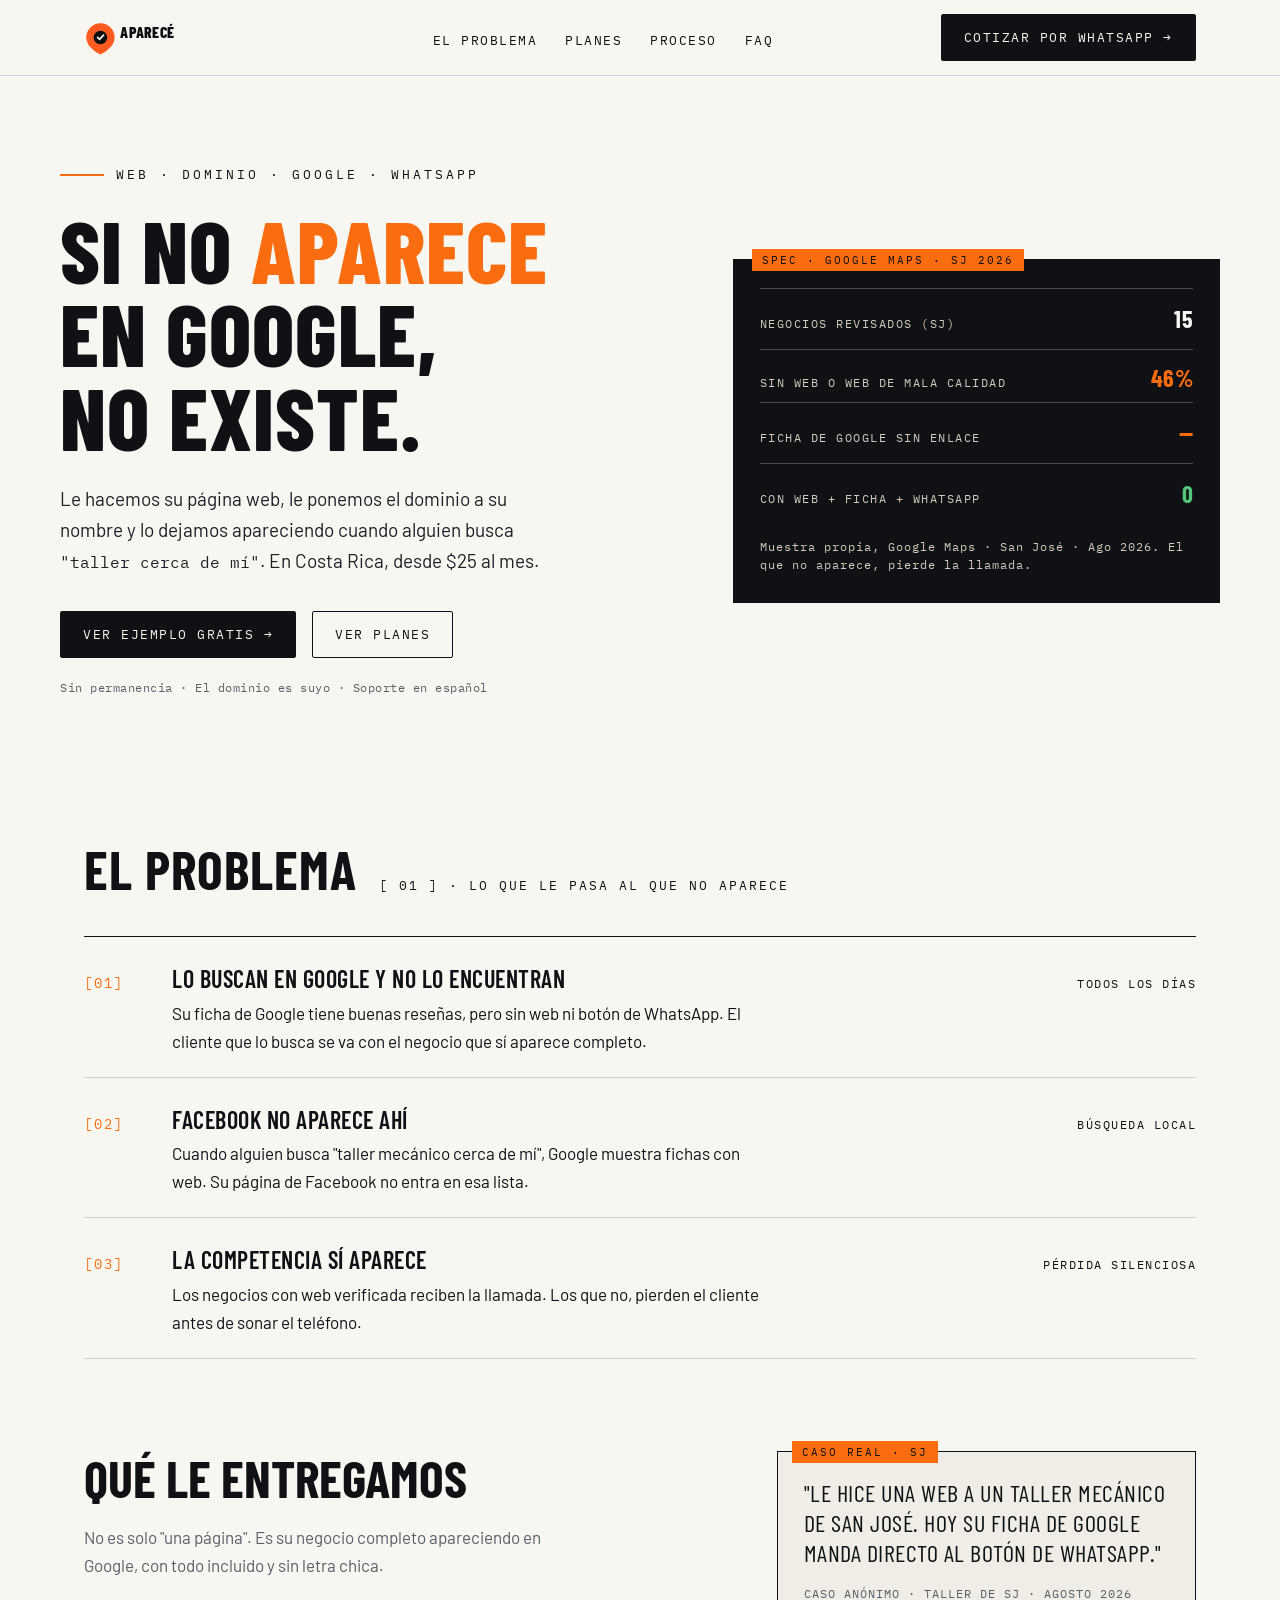
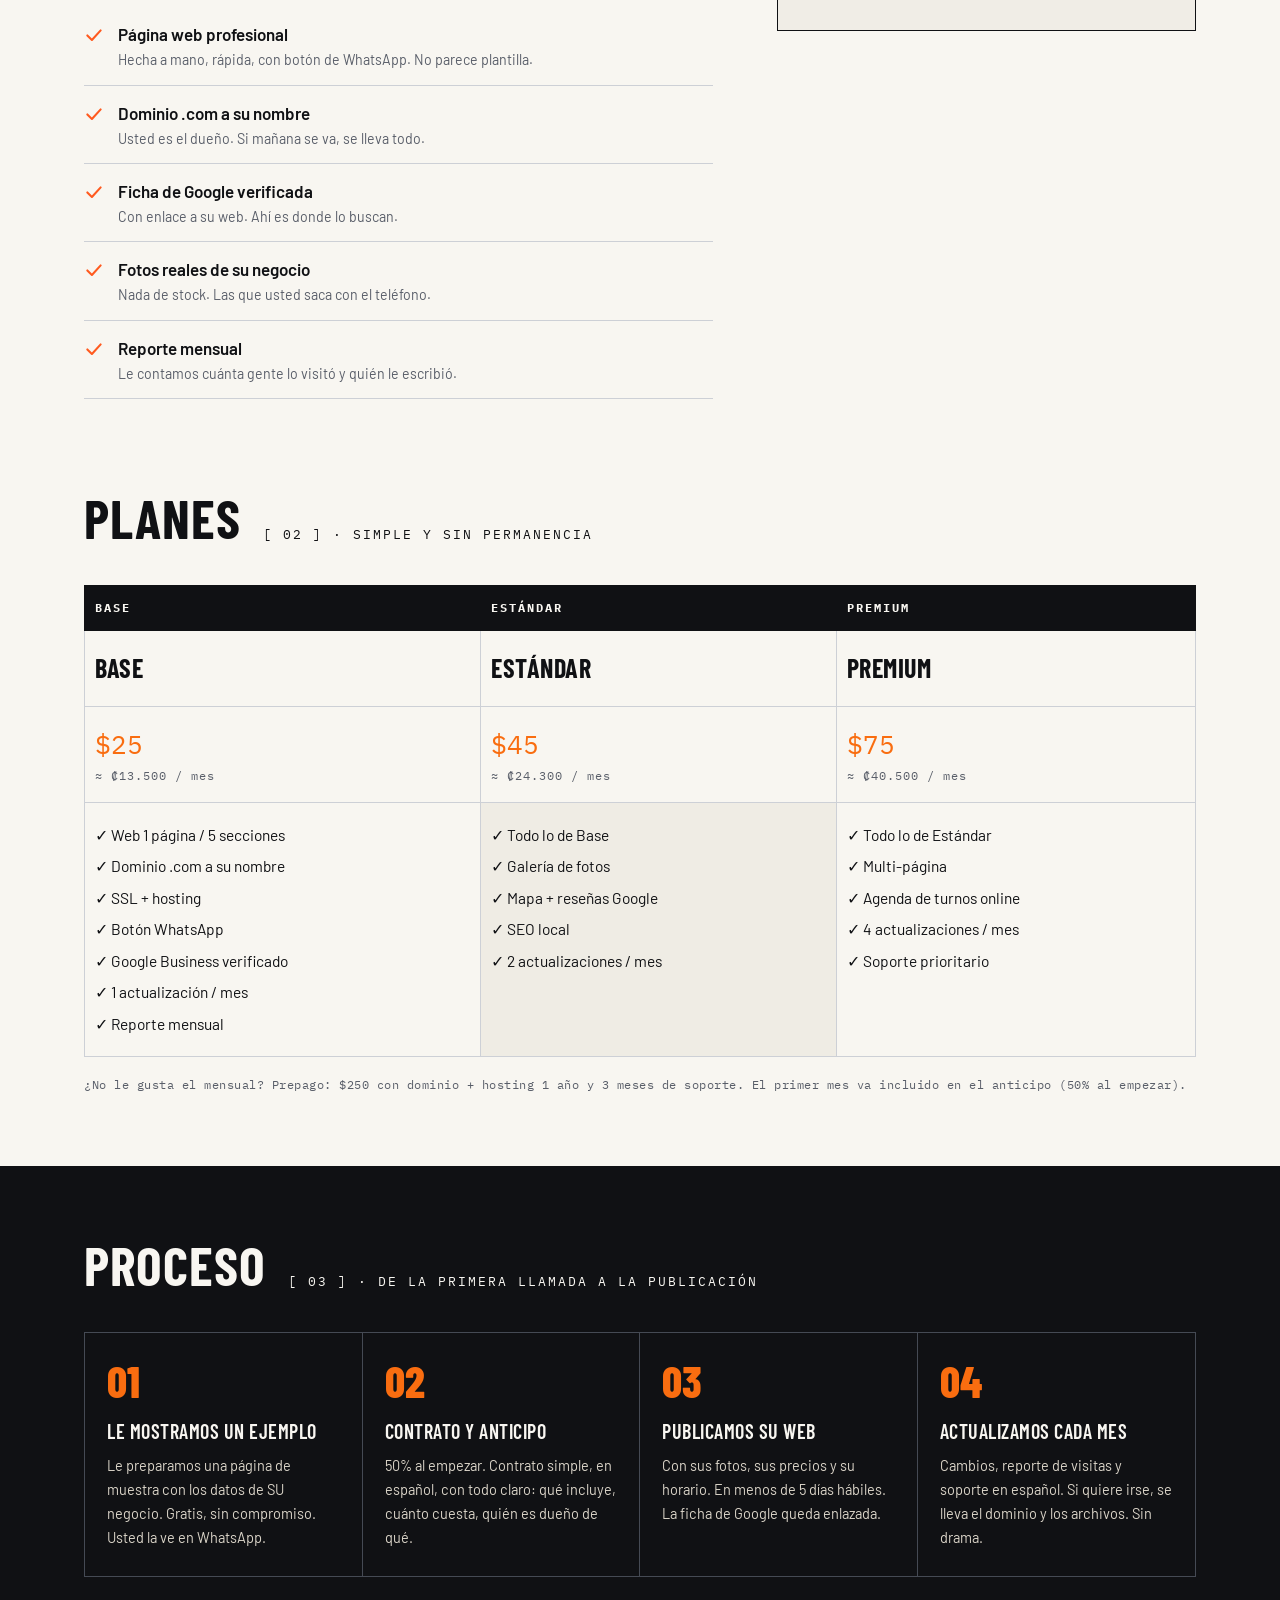
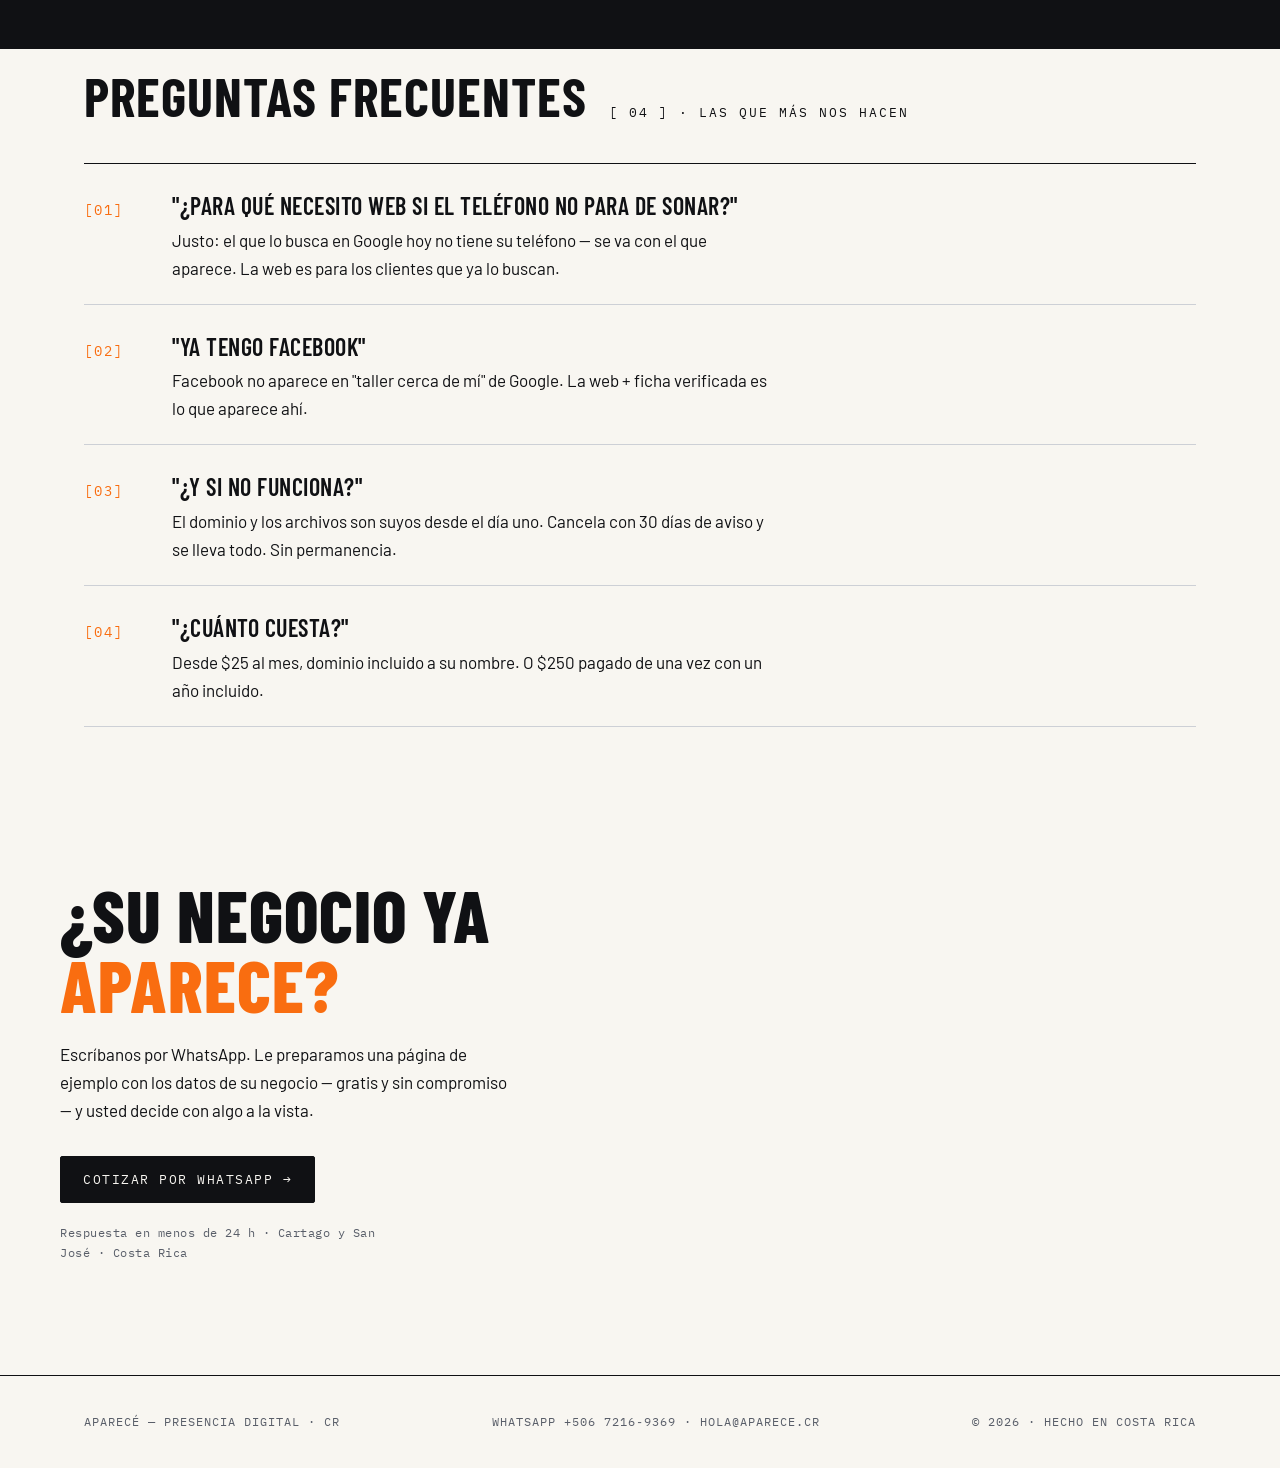
<file: index.html>
<!DOCTYPE html>
<html lang="es">
<head>
<meta charset="UTF-8">
<meta name="viewport" content="width=device-width, initial-scale=1.0">
<title>APARECÉ — Presencia digital para negocios de Costa Rica</title>
<meta name="description" content="Web, dominio y Google Business para PYMEs de Costa Rica. Si no aparece en Google, no existe. Desde $25/mes.">
<meta name="theme-color" content="#F6F1E7">
<link rel="icon" href="data:image/svg+xml,%3Csvg xmlns='http://www.w3.org/2000/svg' viewBox='0 0 64 64'%3E%3Cpath d='M32 2 C14.3 2 0 16.3 0 32 C0 56 32 62 32 62 C32 62 64 56 64 32 C64 16.3 49.7 2 32 2 Z' fill='%23FF5A1F'/%3E%3Ccircle cx='32' cy='32' r='16' fill='%230B0F14'/%3E%3Cpath d='M25 32 L30 37 L39 27' stroke='%23F6F1E7' stroke-width='4' fill='none' stroke-linecap='round' stroke-linejoin='round'/%3E%3C/svg%3E">
<link rel="preconnect" href="https://fonts.googleapis.com">
<link rel="preconnect" href="https://fonts.gstatic.com" crossorigin>
<link href="https://fonts.googleapis.com/css2?family=Barlow+Condensed:wght@600;700;800&family=Barlow:wght@400;500;600&family=IBM+Plex+Mono:wght@400;500&display=swap" rel="stylesheet">
<style>
  :root {
    --carbono:  hsl(220 12% 7%);
    --carbono-2: hsl(220 10% 13%);
    --papel:    hsl(40 33% 96%);
    --papel-2:  hsl(40 26% 90%);
    --naranja:  hsl(24 95% 52%);
    --naranja-osc: hsl(24 90% 42%);
    --gris:     hsl(220 8% 38%);
    --gris-claro: hsl(220 8% 60%);
    --hairline: hsl(220 10% 82%);
    --disp: 'Barlow Condensed', 'Arial Narrow', sans-serif;
    --body: 'Barlow', 'Helvetica Neue', sans-serif;
    --mono: 'IBM Plex Mono', 'Courier New', monospace;
    --r-btn: 2px;
    --ease: cubic-bezier(0.22, 1, 0.36, 1);
  }
  * { margin:0; padding:0; box-sizing:border-box; }
  html { scroll-behavior:smooth; }
  body {
    font-family: var(--body);
    background: var(--papel);
    color: var(--carbono);
    font-size: 17px;
    line-height: 1.65;
    -webkit-font-smoothing: antialiased;
  }
  ::selection { background: var(--naranja); color: var(--papel); }
  :focus-visible { outline: 3px solid var(--naranja); outline-offset: 2px; }
  img { max-width:100%; display:block; }
  a { color: inherit; }

  /* ---------- utilidades ---------- */
  .wrap { max-width: 1160px; margin-inline: auto; padding-inline: 24px; }
  .mono { font-family: var(--mono); }
  .idx { font-family: var(--mono); font-size: 13px; letter-spacing: 2px; color: var(--naranja); }
  .lbl { font-family: var(--mono); font-size: 12px; letter-spacing: 3px; text-transform: uppercase; color: var(--gris); }
  .kicker-txt { font-family: var(--mono); font-size: 13px; letter-spacing: 3px; }
  .lead .mono-inline { font-size: .85em; }
  .panel-note { font-family: var(--mono); font-size: 11.5px; letter-spacing: 1px; color: hsl(40 20% 78%); margin-top: 14px; line-height: 1.6; }
  .sec.tight { padding-top: 20px; }
  .btn-big { font-size: 15px; padding: 16px 30px; }

  /* ---------- header ---------- */
  header {
    position: sticky; top: 0; z-index: 50;
    background: color-mix(in srgb, var(--papel) 88%, transparent);
    backdrop-filter: blur(8px);
    border-bottom: 1px solid var(--hairline);
  }
  .nav { display:flex; align-items:center; justify-content:space-between; gap:24px; padding-block:14px; }
  .brand { display:flex; align-items:center; gap:10px; text-decoration:none; }
  .brand svg { height:34px; }
  .nav-links { display:flex; align-items:center; gap:28px; list-style:none; }
  .nav-links a { font-family: var(--mono); font-size: 12.5px; letter-spacing: 1.5px; text-transform: uppercase; text-decoration:none; color: var(--carbono); position:relative; }
  .nav-links a::after { content:''; position:absolute; left:0; bottom:-4px; height:2px; width:0; background:var(--naranja); transition: width .2s var(--ease); }
  .nav-links a:hover::after { width:100%; }
  .btn {
    display:inline-flex; align-items:center; gap:8px;
    font-family: var(--mono); font-size: 13px; letter-spacing: 1.5px; text-transform: uppercase;
    text-decoration:none; padding: 12px 22px; border-radius: var(--r-btn);
    border: 1.5px solid var(--carbono); background: var(--carbono); color: var(--papel);
    transition: background .18s var(--ease), color .18s var(--ease), transform .18s var(--ease);
  }
  .btn:hover { background: var(--naranja); border-color: var(--naranja); transform: translateY(-2px); }
  .btn.ghost { background: transparent; color: var(--carbono); }
  .btn.ghost:hover { background: var(--carbono); color: var(--papel); border-color: var(--carbono); }

  /* ---------- hero ---------- */
  .hero { padding: 88px 0 72px; }
  .hero-grid { display:grid; grid-template-columns: 5fr 4fr; gap: 64px; align-items:center; }
  .kicker { display:flex; align-items:center; gap:12px; margin-bottom:22px; }
  .kicker-line { width:44px; height:2px; background: var(--naranja); }
  .hero h1 {
    font-family: var(--disp); font-weight: 800; text-transform: uppercase;
    font-size: clamp(52px, 7vw, 88px); line-height: 0.95; letter-spacing: 1px;
    text-wrap: balance; margin-bottom: 24px;
  }
  .hero h1 em { font-style: normal; color: var(--naranja); }
  .hero p.lead { font-size: 19px; max-width: 46ch; color: var(--carbono-2); margin-bottom: 34px; }
  .hero-ctas { display:flex; gap:16px; flex-wrap:wrap; }
  .hero-note { margin-top: 20px; font-family: var(--mono); font-size: 12px; color: var(--gris); letter-spacing: .5px; }

  /* panel de datos — "manual técnico" */
  .panel {
    border: 1.5px solid var(--carbono); background: var(--carbono); color: var(--papel);
    padding: 28px 26px; position: relative;
  }
  .panel::before {
    content: 'SPEC · GOOGLE MAPS · SJ 2026'; position:absolute; top:-11px; left:18px;
    font-family: var(--mono); font-size: 11px; letter-spacing: 2px; color: var(--carbono);
    background: var(--naranja); padding: 2px 10px;
  }
  .panel .big {
    font-family: var(--disp); font-weight: 800; font-size: 72px; line-height: 1;
    color: var(--naranja); letter-spacing: 1px;
  }
  .panel .big small { font-size: 30px; color: var(--papel); }
  .panel-row { display:flex; justify-content:space-between; align-items:baseline; padding: 10px 0; border-top: 1px solid hsl(220 10% 30%); }
  .panel-row span:first-child { font-family: var(--mono); font-size: 12px; letter-spacing: 1.5px; text-transform: uppercase; color: hsl(40 20% 78%); }
  .panel-row span:last-child { font-family: var(--disp); font-weight: 700; font-size: 24px; letter-spacing: .5px; }
  .panel-row .ok { color: hsl(140 50% 55%); }
  .panel-row .bad { color: var(--naranja); }

  /* ---------- sección problema: filas numeradas ---------- */
  .sec { padding: 72px 0; }
  .sec.dark { background: var(--carbono); color: var(--papel); }
  .sec-head { display:flex; align-items:baseline; gap: 22px; margin-bottom: 40px; }
  .sec-head h2 { font-family: var(--disp); font-weight: 700; text-transform: uppercase; font-size: clamp(34px, 4.5vw, 54px); line-height: 1; letter-spacing: 1px; }
  .sec-head .mono { font-size: 12.5px; letter-spacing: 2px; }
  .row-list { border-top: 1.5px solid currentColor; }
  .row {
    display: grid; grid-template-columns: 64px 1fr auto; gap: 24px; align-items: baseline;
    padding: 22px 0; border-bottom: 1px solid var(--hairline);
  }
  .sec.dark .row { border-bottom-color: hsl(220 10% 28%); }
  .row .num { font-family: var(--mono); font-size: 14px; letter-spacing: 2px; color: var(--naranja); }
  .row h3 { font-family: var(--disp); font-weight: 600; font-size: 24px; text-transform: uppercase; letter-spacing: .5px; }
  .row p { max-width: 60ch; }
  .row .tag { font-family: var(--mono); font-size: 12px; letter-spacing: 1.5px; text-transform: uppercase; white-space: nowrap; }

  /* ---------- entregables: columnas asimétricas ---------- */
  .deliver { display:grid; grid-template-columns: 3fr 2fr; gap: 64px; }
  .deliver-left h2 { font-family: var(--disp); font-weight: 700; text-transform: uppercase; font-size: clamp(34px, 4.5vw, 52px); line-height: 1; margin-bottom: 20px; }
  .deliver-left > p { color: var(--gris); max-width: 50ch; margin-bottom: 28px; }
  .checklist { list-style:none; }
  .checklist li { display:flex; gap: 14px; align-items:flex-start; padding: 13px 0; border-bottom: 1px solid var(--hairline); }
  .checklist li svg { flex-shrink:0; margin-top: 5px; }
  .checklist strong { font-weight: 600; }
  .checklist small { display:block; color: var(--gris); }
  .quote-block {
    border: 1.5px solid var(--carbono); padding: 26px; position: relative; align-self:start;
    background: color-mix(in srgb, var(--papel-2) 60%, transparent);
  }
  .quote-block::before { content:'CASO REAL · SJ'; position:absolute; top:-11px; left:14px; font-family:var(--mono); font-size:11px; letter-spacing:2px; background:var(--naranja); color:var(--carbono); padding:2px 10px; }
  .quote-block blockquote { font-family: var(--disp); font-size: 24px; line-height: 1.25; text-transform: uppercase; letter-spacing: .5px; margin-bottom: 16px; }
  .quote-block .q-meta { font-family: var(--mono); font-size: 12px; color: var(--gris); letter-spacing: 1px; }

  /* ---------- precios: tabla tipo spec ---------- */
  .price-table { width:100%; border-collapse: collapse; }
  .price-table th {
    font-family: var(--mono); font-size: 12px; letter-spacing: 2px; text-transform: uppercase; text-align: left;
    padding: 12px 10px; background: var(--carbono); color: var(--papel); border: 1.5px solid var(--carbono);
  }
  .price-table td { padding: 16px 10px; border: 1px solid var(--hairline); vertical-align: top; font-size: 15.5px; }
  .price-table .plan-name { font-family: var(--disp); font-weight: 700; font-size: 26px; text-transform: uppercase; letter-spacing: .5px; }
  .price-table .plan-price { font-family: var(--mono); font-size: 26px; font-variant-numeric: tabular-nums; color: var(--naranja); }
  .price-table .plan-price small { display:block; font-size: 12px; color: var(--gris); letter-spacing: 1px; }
  .price-table td ul { list-style:none; }
  .price-table td li { padding: 3px 0; }
  .price-table .featured { background: color-mix(in srgb, var(--papel-2) 70%, transparent); }
  .price-note { margin-top: 18px; font-family: var(--mono); font-size: 12px; color: var(--gris); letter-spacing: .5px; }

  /* ---------- proceso: 4 pasos ---------- */
  .steps { display:grid; grid-template-columns: repeat(4, 1fr); gap: 0; border: 1.5px solid hsl(220 10% 30%); }
  .step { padding: 26px 22px; border-right: 1px solid hsl(220 10% 30%); }
  .step:last-child { border-right: none; }
  .step .step-num { font-family: var(--disp); font-weight: 800; font-size: 44px; color: var(--naranja); line-height: 1; margin-bottom: 12px; }
  .step h3 { font-family: var(--disp); font-weight: 600; font-size: 20px; text-transform: uppercase; letter-spacing: .5px; margin-bottom: 6px; }
  .step p { font-size: 14.5px; color: hsl(40 20% 82%); }

  /* ---------- CTA final ---------- */
  .cta-final { text-align:left; padding: 80px 0; }
  .cta-final h2 { font-family: var(--disp); font-weight: 800; text-transform: uppercase; font-size: clamp(40px, 6vw, 72px); line-height: .98; letter-spacing: 1px; max-width: 18ch; margin-bottom: 20px; }
  .cta-final h2 em { font-style: normal; color: var(--naranja); }
  .cta-final p { max-width: 46ch; margin-bottom: 32px; }

  /* ---------- footer ---------- */
  footer { border-top: 1.5px solid var(--carbono); padding: 36px 0; font-family: var(--mono); font-size: 12px; letter-spacing: 1px; text-transform: uppercase; color: var(--gris); }
  .foot { display:flex; justify-content:space-between; gap: 20px; flex-wrap:wrap; }

  /* ---------- motion variado ---------- */
  .reveal { clip-path: inset(0 0 100% 0); animation: clipReveal .8s var(--ease) forwards; }
  @keyframes clipReveal { to { clip-path: inset(0 0 0 0); } }
  .slide-in { transform: translateX(40px); opacity: 0; animation: slideX .7s var(--ease) forwards; }
  @keyframes slideX { to { transform: translateX(0); opacity: 1; } }
  .rise { transform: translateY(16px); opacity: 0; animation: rise .6s var(--ease) forwards; }
  @keyframes rise { to { transform: translateY(0); opacity: 1; } }
  .d-1 { animation-delay: .08s; } .d-2 { animation-delay: .16s; } .d-3 { animation-delay: .24s; }
  .d-4 { animation-delay: .32s; } .d-5 { animation-delay: .4s; }

  @media (prefers-reduced-motion: reduce) {
    *, *::before, *::after { animation: none !important; transition: none !important; transform:none !important; opacity:1 !important; clip-path:none !important; }
    html { scroll-behavior:auto; }
  }

  /* ---------- responsive ---------- */
  @media (max-width: 900px) {
    .hero-grid, .deliver { grid-template-columns: 1fr; gap: 40px; }
    .hero { padding: 56px 0 48px; }
    .steps { grid-template-columns: 1fr 1fr; }
    .step:nth-child(2) { border-right: none; }
    .step:nth-child(-n+2) { border-bottom: 1px solid hsl(220 10% 30%); }
    .nav-links { display: none; }
  }
  @media (max-width: 560px) {
    .steps { grid-template-columns: 1fr; }
    .step { border-right: none; border-bottom: 1px solid hsl(220 10% 30%); }
    .row { grid-template-columns: 40px 1fr; }
    .row .tag { grid-column: 2; }
    body { font-size: 16px; }
  }
</style>
</head>
<body>

<header>
  <div class="wrap nav">
    <a class="brand" href="#top" aria-label="APARECÉ — inicio">
      <svg viewBox="0 0 640 120" role="img" aria-label="APARECÉ">
        <g transform="translate(8,8)">
          <path d="M50 0 C22.4 0 0 22.4 0 50 C0 87.5 50 110 50 110 C50 110 100 87.5 100 50 C100 22.4 77.6 0 50 0 Z" fill="#FF5A1F"/>
          <circle cx="50" cy="50" r="24" fill="#0B0F14"/>
          <path d="M40 50 L47 57 L61 42" stroke="#F6F1E7" stroke-width="6" fill="none" stroke-linecap="round" stroke-linejoin="round"/>
        </g>
        <text x="128" y="60" font-family="'Barlow Condensed','Arial Narrow',sans-serif" font-weight="800" font-size="56" letter-spacing="1" fill="#0B0F14">APARECÉ<text x="128" y="84" font-family="'IBM Plex Mono',monospace" font-size="12" letter-spacing="5" fill="#FF5A1F">PRESENCIA DIGITAL · CR</text></text>
      </svg>
    </a>
    <nav aria-label="Principal">
      <ul class="nav-links">
        <li><a href="#problema">El problema</a></li>
        <li><a href="#planes">Planes</a></li>
        <li><a href="#proceso">Proceso</a></li>
        <li><a href="#faq">FAQ</a></li>
      </ul>
    </nav>
    <a class="btn" href="https://wa.me/50672169369?text=Hola%2C%20quiero%20una%20p%C3%A1gina%20web%20para%20mi%20negocio">Cotizar por WhatsApp →</a>
  </div>
</header>

<main id="top">

  <!-- HERO -->
  <section class="hero wrap">
    <div class="hero-grid">
      <div>
        <div class="kicker">
          <span class="kicker-line"></span>
          <span class="mono kicker-txt">WEB · DOMINIO · GOOGLE · WHATSAPP</span>
        </div>
        <h1 class="reveal">Si no <em>aparece</em> en Google, no existe.</h1>
        <p class="lead rise d-1">Le hacemos su página web, le ponemos el dominio a su nombre y lo dejamos apareciendo cuando alguien busca <span class="mono mono-inline">"taller cerca de mí"</span>. En Costa Rica, desde $25 al mes.</p>
        <div class="hero-ctas rise d-2">
          <a class="btn" href="https://wa.me/50672169369?text=Hola%2C%20quiero%20ver%20un%20ejemplo%20de%20web%20para%20mi%20negocio">Ver ejemplo gratis →</a>
          <a class="btn ghost" href="#planes">Ver planes</a>
        </div>
        <p class="hero-note rise d-3">Sin permanencia · El dominio es suyo · Soporte en español</p>
      </div>
      <aside class="panel slide-in d-2" aria-label="Datos del problema">
        <div class="panel-row">
          <span>Negocios revisados (SJ)</span>
          <span class="mono">15</span>
        </div>
        <div class="panel-row">
          <span>Sin web o web de mala calidad</span>
          <span class="bad big"><small>&nbsp;</small>46%</span>
        </div>
        <div class="panel-row">
          <span>Ficha de Google sin enlace</span>
          <span class="bad">—</span>
        </div>
        <div class="panel-row">
          <span>Con web + ficha + WhatsApp</span>
          <span class="ok">0</span>
        </div>
        <p class="panel-note">Muestra propia, Google Maps · San José · Ago 2026. El que no aparece, pierde la llamada.</p>
      </aside>
    </div>
  </section>

  <!-- PROBLEMA -->
  <section class="sec" id="problema">
    <div class="wrap">
      <div class="sec-head">
        <h2>El problema</h2>
        <span class="mono">[ 01 ] · LO QUE LE PASA AL QUE NO APARECE</span>
      </div>
      <div class="row-list">
        <div class="row">
          <span class="num">[01]</span>
          <div>
            <h3>Lo buscan en Google y no lo encuentran</h3>
            <p>Su ficha de Google tiene buenas reseñas, pero sin web ni botón de WhatsApp. El cliente que lo busca se va con el negocio que sí aparece completo.</p>
          </div>
          <span class="tag">TODOS LOS DÍAS</span>
        </div>
        <div class="row">
          <span class="num">[02]</span>
          <div>
            <h3>Facebook no aparece ahí</h3>
            <p>Cuando alguien busca "taller mecánico cerca de mí", Google muestra fichas con web. Su página de Facebook no entra en esa lista.</p>
          </div>
          <span class="tag">BÚSQUEDA LOCAL</span>
        </div>
        <div class="row">
          <span class="num">[03]</span>
          <div>
            <h3>La competencia sí aparece</h3>
            <p>Los negocios con web verificada reciben la llamada. Los que no, pierden el cliente antes de sonar el teléfono.</p>
          </div>
          <span class="tag">PÉRDIDA SILENCIOSA</span>
        </div>
      </div>
    </div>
  </section>

  <!-- ENTREGABLES -->
  <section class="sec tight">
    <div class="wrap deliver">
      <div class="deliver-left">
        <h2>Qué le entregamos</h2>
        <p>No es solo "una página". Es su negocio completo apareciendo en Google, con todo incluido y sin letra chica.</p>
        <ul class="checklist">
          <li>
            <svg width="20" height="20" viewBox="0 0 24 24" fill="none" stroke="#FF5A1F" stroke-width="2.5" stroke-linecap="round" stroke-linejoin="round" aria-hidden="true"><path d="M4 12.5 L9.5 18 L20 6.5"/></svg>
            <div><strong>Página web profesional</strong><small>Hecha a mano, rápida, con botón de WhatsApp. No parece plantilla.</small></div>
          </li>
          <li>
            <svg width="20" height="20" viewBox="0 0 24 24" fill="none" stroke="#FF5A1F" stroke-width="2.5" stroke-linecap="round" stroke-linejoin="round" aria-hidden="true"><path d="M4 12.5 L9.5 18 L20 6.5"/></svg>
            <div><strong>Dominio .com a su nombre</strong><small>Usted es el dueño. Si mañana se va, se lleva todo.</small></div>
          </li>
          <li>
            <svg width="20" height="20" viewBox="0 0 24 24" fill="none" stroke="#FF5A1F" stroke-width="2.5" stroke-linecap="round" stroke-linejoin="round" aria-hidden="true"><path d="M4 12.5 L9.5 18 L20 6.5"/></svg>
            <div><strong>Ficha de Google verificada</strong><small>Con enlace a su web. Ahí es donde lo buscan.</small></div>
          </li>
          <li>
            <svg width="20" height="20" viewBox="0 0 24 24" fill="none" stroke="#FF5A1F" stroke-width="2.5" stroke-linecap="round" stroke-linejoin="round" aria-hidden="true"><path d="M4 12.5 L9.5 18 L20 6.5"/></svg>
            <div><strong>Fotos reales de su negocio</strong><small>Nada de stock. Las que usted saca con el teléfono.</small></div>
          </li>
          <li>
            <svg width="20" height="20" viewBox="0 0 24 24" fill="none" stroke="#FF5A1F" stroke-width="2.5" stroke-linecap="round" stroke-linejoin="round" aria-hidden="true"><path d="M4 12.5 L9.5 18 L20 6.5"/></svg>
            <div><strong>Reporte mensual</strong><small>Le contamos cuánta gente lo visitó y quién le escribió.</small></div>
          </li>
        </ul>
      </div>
      <aside class="quote-block" aria-label="Caso real anónimo">
        <blockquote>"Le hice una web a un taller mecánico de San José. Hoy su ficha de Google manda directo al botón de WhatsApp."</blockquote>
        <div class="q-meta">CASO ANÓNIMO · TALLER DE SJ · AGOSTO 2026</div>
      </aside>
    </div>
  </section>

  <!-- PLANES -->
  <section class="sec tight" id="planes">
    <div class="wrap">
      <div class="sec-head">
        <h2>Planes</h2>
        <span class="mono">[ 02 ] · SIMPLE Y SIN PERMANENCIA</span>
      </div>
      <table class="price-table">
        <thead>
          <tr>
            <th scope="col">Base</th>
            <th scope="col">Estándar</th>
            <th scope="col">Premium</th>
          </tr>
        </thead>
        <tbody>
          <tr>
            <td class="plan-name">Base</td>
            <td class="plan-name">Estándar</td>
            <td class="plan-name">Premium</td>
          </tr>
          <tr>
            <td><span class="plan-price">$25<small>≈ ₡13.500 / mes</small></span></td>
            <td><span class="plan-price">$45<small>≈ ₡24.300 / mes</small></span></td>
            <td><span class="plan-price">$75<small>≈ ₡40.500 / mes</small></span></td>
          </tr>
          <tr>
            <td>
              <ul>
                <li>✓ Web 1 página / 5 secciones</li>
                <li>✓ Dominio .com a su nombre</li>
                <li>✓ SSL + hosting</li>
                <li>✓ Botón WhatsApp</li>
                <li>✓ Google Business verificado</li>
                <li>✓ 1 actualización / mes</li>
                <li>✓ Reporte mensual</li>
              </ul>
            </td>
            <td class="featured">
              <ul>
                <li>✓ Todo lo de Base</li>
                <li>✓ Galería de fotos</li>
                <li>✓ Mapa + reseñas Google</li>
                <li>✓ SEO local</li>
                <li>✓ 2 actualizaciones / mes</li>
              </ul>
            </td>
            <td>
              <ul>
                <li>✓ Todo lo de Estándar</li>
                <li>✓ Multi-página</li>
                <li>✓ Agenda de turnos online</li>
                <li>✓ 4 actualizaciones / mes</li>
                <li>✓ Soporte prioritario</li>
              </ul>
            </td>
          </tr>
        </tbody>
      </table>
      <p class="price-note">¿No le gusta el mensual? Prepago: $250 con dominio + hosting 1 año y 3 meses de soporte. El primer mes va incluido en el anticipo (50% al empezar).</p>
    </div>
  </section>

  <!-- PROCESO -->
  <section class="sec dark" id="proceso">
    <div class="wrap">
      <div class="sec-head">
        <h2>Proceso</h2>
        <span class="mono">[ 03 ] · DE LA PRIMERA LLAMADA A LA PUBLICACIÓN</span>
      </div>
      <div class="steps">
        <div class="step">
          <div class="step-num">01</div>
          <h3>Le mostramos un ejemplo</h3>
          <p>Le preparamos una página de muestra con los datos de SU negocio. Gratis, sin compromiso. Usted la ve en WhatsApp.</p>
        </div>
        <div class="step">
          <div class="step-num">02</div>
          <h3>Contrato y anticipo</h3>
          <p>50% al empezar. Contrato simple, en español, con todo claro: qué incluye, cuánto cuesta, quién es dueño de qué.</p>
        </div>
        <div class="step">
          <div class="step-num">03</div>
          <h3>Publicamos su web</h3>
          <p>Con sus fotos, sus precios y su horario. En menos de 5 días hábiles. La ficha de Google queda enlazada.</p>
        </div>
        <div class="step">
          <div class="step-num">04</div>
          <h3>Actualizamos cada mes</h3>
          <p>Cambios, reporte de visitas y soporte en español. Si quiere irse, se lleva el dominio y los archivos. Sin drama.</p>
        </div>
      </div>
    </div>
  </section>

  <!-- FAQ -->
  <section class="sec tight" id="faq">
    <div class="wrap">
      <div class="sec-head">
        <h2>Preguntas frecuentes</h2>
        <span class="mono">[ 04 ] · LAS QUE MÁS NOS HACEN</span>
      </div>
      <div class="row-list">
        <div class="row">
          <span class="num">[01]</span>
          <div>
            <h3>"¿Para qué necesito web si el teléfono no para de sonar?"</h3>
            <p>Justo: el que lo busca en Google hoy no tiene su teléfono — se va con el que aparece. La web es para los clientes que ya lo buscan.</p>
          </div>
        </div>
        <div class="row">
          <span class="num">[02]</span>
          <div>
            <h3>"Ya tengo Facebook"</h3>
            <p>Facebook no aparece en "taller cerca de mí" de Google. La web + ficha verificada es lo que aparece ahí.</p>
          </div>
        </div>
        <div class="row">
          <span class="num">[03]</span>
          <div>
            <h3>"¿Y si no funciona?"</h3>
            <p>El dominio y los archivos son suyos desde el día uno. Cancela con 30 días de aviso y se lleva todo. Sin permanencia.</p>
          </div>
        </div>
        <div class="row">
          <span class="num">[04]</span>
          <div>
            <h3>"¿Cuánto cuesta?"</h3>
            <p>Desde $25 al mes, dominio incluido a su nombre. O $250 pagado de una vez con un año incluido.</p>
          </div>
        </div>
      </div>
    </div>
  </section>

  <!-- CTA FINAL -->
  <section class="cta-final wrap">
    <h2>¿Su negocio ya <em>aparece?</em></h2>
    <p>Escríbanos por WhatsApp. Le preparamos una página de ejemplo con los datos de su negocio — gratis y sin compromiso — y usted decide con algo a la vista.</p>
    <a class="btn btn-big" href="https://wa.me/50672169369?text=Hola%2C%20quiero%20ver%20un%20ejemplo%20de%20web%20para%20mi%20negocio">Cotizar por WhatsApp →</a>
    <p class="hero-note">Respuesta en menos de 24 h · Cartago y San José · Costa Rica</p>
  </section>

</main>

<footer>
  <div class="wrap foot">
    <span>APARECÉ — Presencia Digital · CR</span>
    <span>WhatsApp +506&nbsp;7216‑9369 · hola@aparece.cr</span>
    <span>© 2026 · Hecho en Costa Rica</span>
  </div>
</footer>

</body>
</html>
</file>
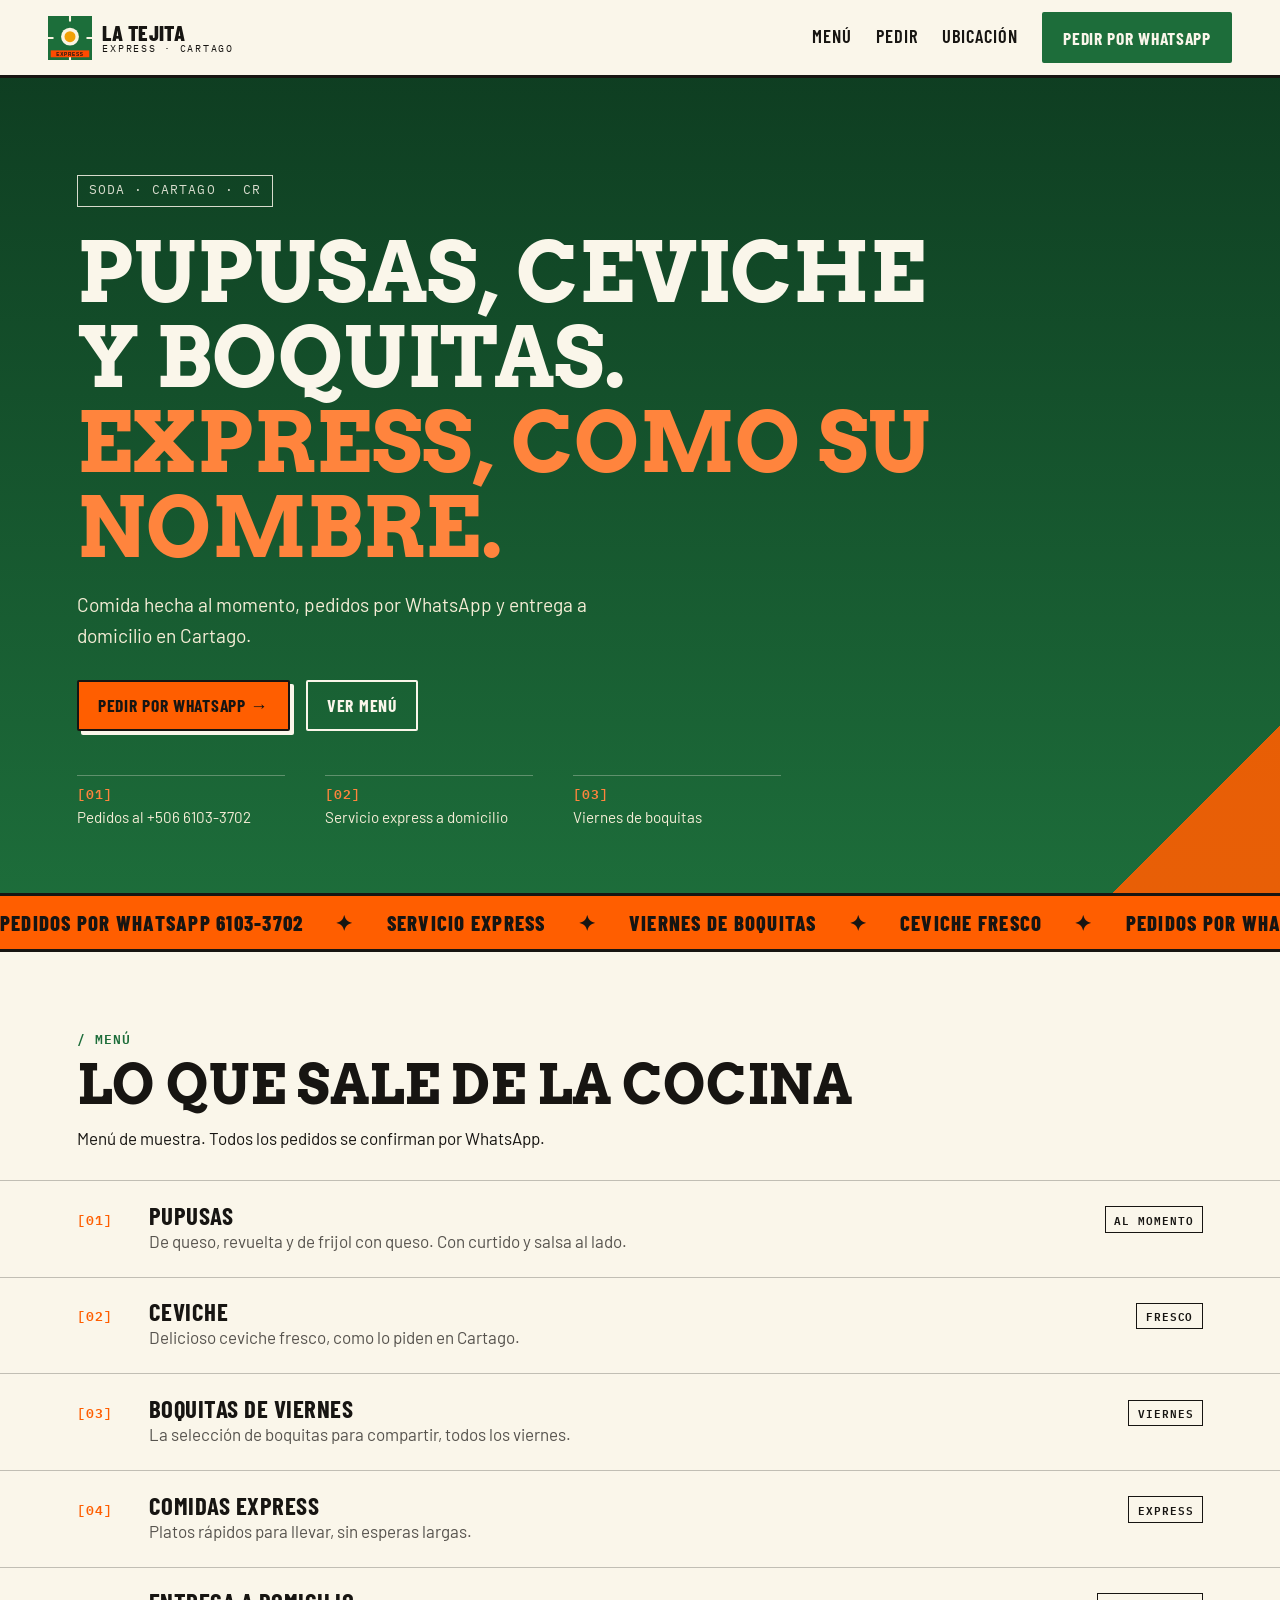
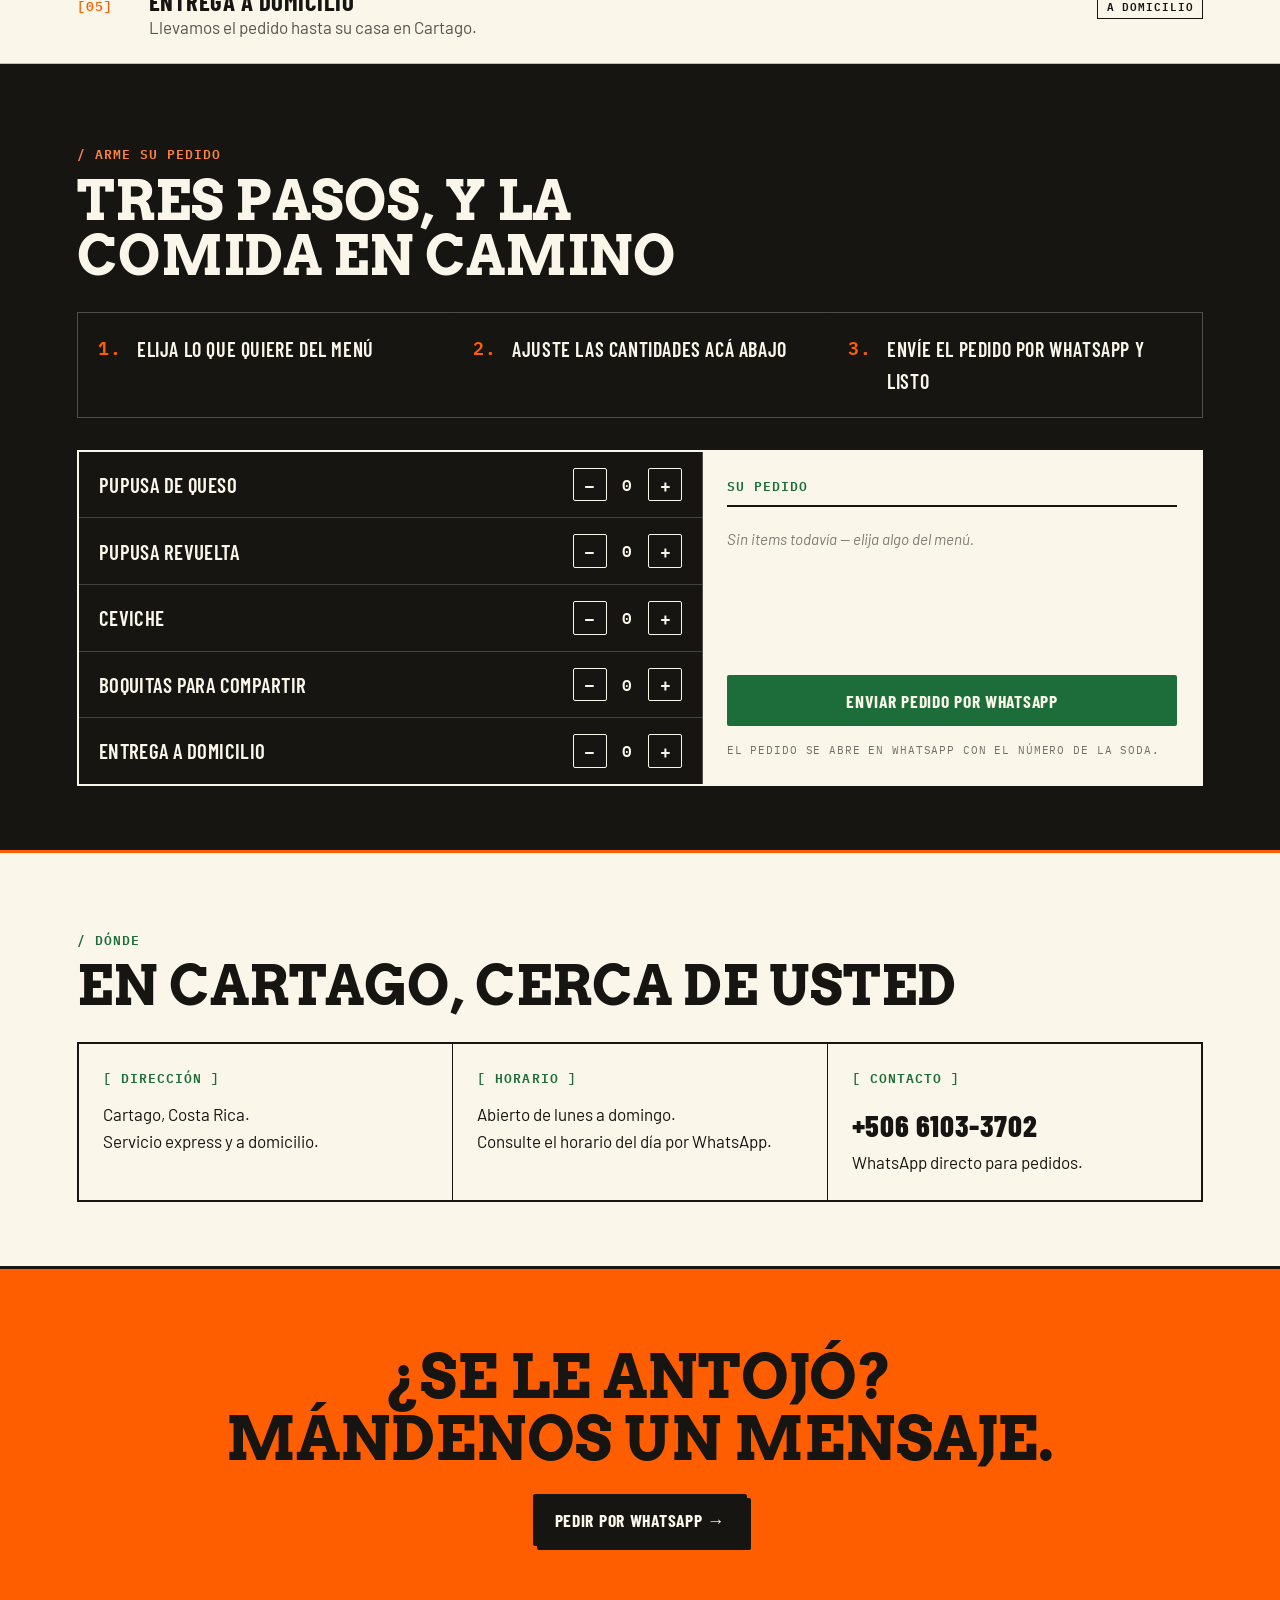
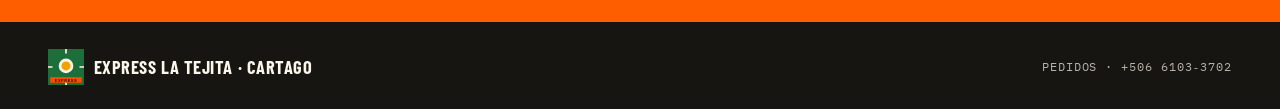
<file: express-la-tejita/index.html>
<!DOCTYPE html>
<html lang="es">
<head>
  <meta charset="UTF-8">
  <meta name="viewport" content="width=device-width, initial-scale=1.0">
  <meta name="theme-color" content="#1c6e3a">
  <title>Express La Tejita — Pupusas, ceviche y boquitas en Cartago</title>
  <meta name="description" content="Soda Express La Tejita en Cartago. Pupusas, ceviche, boquitas los viernes y servicio express a domicilio. Pedidos por WhatsApp.">
  <link rel="icon" href="data:image/svg+xml,%3Csvg xmlns='http://www.w3.org/2000/svg' viewBox='0 0 64 64'%3E%3Crect width='64' height='64' fill='%231c6e3a'/%3E%3Ctext x='32' y='44' font-family='Arial Black' font-size='34' font-weight='900' text-anchor='middle' fill='%23fbf4e2'%3ET%3C/text%3E%3C/svg%3E">
  <link rel="preconnect" href="https://fonts.googleapis.com">
  <link rel="preconnect" href="https://fonts.gstatic.com" crossorigin>
  <link href="https://fonts.googleapis.com/css2?family=Arvo:wght@400;700&family=Barlow+Condensed:wght@600;700;800&family=Barlow:wght@400;500;600&family=IBM+Plex+Mono:wght@400;600&display=swap" rel="stylesheet">
  <link rel="stylesheet" href="styles.css">
</head>
<body>
  <header class="topbar">
    <a class="brand" href="#inicio" aria-label="Express La Tejita — inicio">
      <img src="logo.svg" alt="" width="44" height="44">
      <span class="brand-text">
        <strong>LA&nbsp;TEJITA</strong>
        <em>EXPRESS&nbsp;·&nbsp;CARTAGO</em>
      </span>
    </a>
    <nav class="nav" aria-label="Principal">
      <a href="#menu">Menú</a>
      <a href="#pedir">Pedir</a>
      <a href="#ubicacion">Ubicación</a>
    </nav>
    <a class="btn btn-wa" href="https://wa.me/50661033702?text=Hola%2C%20Express%20La%20Tejita%2C%20quiero%20hacer%20un%20pedido">Pedir por WhatsApp</a>
  </header>

  <main>
    <section class="hero" id="inicio">
      <div class="hero-tag">
        <span class="mono">SODA&nbsp;·&nbsp;CARTAGO&nbsp;·&nbsp;CR</span>
      </div>
      <h1>Pupusas, ceviche y boquitas.<br><span class="hl">Express, como su nombre.</span></h1>
      <p class="hero-sub">Comida hecha al momento, pedidos por WhatsApp y entrega a domicilio en Cartago.</p>
      <div class="hero-actions">
        <a class="btn btn-cta" href="https://wa.me/50661033702?text=Hola%2C%20Express%20La%20Tejita%2C%20quiero%20hacer%20un%20pedido">Pedir por WhatsApp&nbsp;→</a>
        <a class="btn btn-ghost" href="#menu">Ver menú</a>
      </div>
      <dl class="hero-facts">
        <div><dt class="mono">[01]</dt><dd>Pedidos al +506&nbsp;6103&#8209;3702</dd></div>
        <div><dt class="mono">[02]</dt><dd>Servicio express a domicilio</dd></div>
        <div><dt class="mono">[03]</dt><dd>Viernes de boquitas</dd></div>
      </dl>
    </section>

    <div class="marquee" aria-hidden="true">
      <div class="marquee-track">
        <span>PEDIDOS POR WHATSAPP 6103‑3702</span><span>✦</span>
        <span>SERVICIO EXPRESS</span><span>✦</span>
        <span>VIERNES DE BOQUITAS</span><span>✦</span>
        <span>CEVICHE FRESCO</span><span>✦</span>
        <span>PEDIDOS POR WHATSAPP 6103‑3702</span><span>✦</span>
        <span>SERVICIO EXPRESS</span><span>✦</span>
        <span>VIERNES DE BOQUITAS</span><span>✦</span>
        <span>CEVICHE FRESCO</span><span>✦</span>
      </div>
    </div>

    <section class="menu" id="menu">
      <div class="sec-head">
        <span class="mono">/ MENÚ</span>
        <h2>Lo que sale de la cocina</h2>
        <p class="sec-sub">Menú de muestra. Todos los pedidos se confirman por WhatsApp.</p>
      </div>
      <ul class="menu-list">
        <li class="menu-row">
          <span class="row-idx mono">[01]</span>
          <div class="row-body">
            <h3>Pupusas</h3>
            <p>De queso, revuelta y de frijol con queso. Con curtido y salsa al lado.</p>
          </div>
          <span class="row-note mono">AL MOMENTO</span>
        </li>
        <li class="menu-row">
          <span class="row-idx mono">[02]</span>
          <div class="row-body">
            <h3>Ceviche</h3>
            <p>Delicioso ceviche fresco, como lo piden en Cartago.</p>
          </div>
          <span class="row-note mono">FRESCO</span>
        </li>
        <li class="menu-row">
          <span class="row-idx mono">[03]</span>
          <div class="row-body">
            <h3>Boquitas de viernes</h3>
            <p>La selección de boquitas para compartir, todos los viernes.</p>
          </div>
          <span class="row-note mono">VIERNES</span>
        </li>
        <li class="menu-row">
          <span class="row-idx mono">[04]</span>
          <div class="row-body">
            <h3>Comidas express</h3>
            <p>Platos rápidos para llevar, sin esperas largas.</p>
          </div>
          <span class="row-note mono">EXPRESS</span>
        </li>
        <li class="menu-row">
          <span class="row-idx mono">[05]</span>
          <div class="row-body">
            <h3>Entrega a domicilio</h3>
            <p>Llevamos el pedido hasta su casa en Cartago.</p>
          </div>
          <span class="row-note mono">A DOMICILIO</span>
        </li>
      </ul>
    </section>

    <section class="order" id="pedir">
      <div class="sec-head sec-head-inv">
        <span class="mono">/ ARME SU PEDIDO</span>
        <h2>Tres pasos, y la comida en camino</h2>
      </div>
      <ol class="steps">
        <li><span class="mono">1.</span><p>Elija lo que quiere del menú</p></li>
        <li><span class="mono">2.</span><p>Ajuste las cantidades acá abajo</p></li>
        <li><span class="mono">3.</span><p>Envíe el pedido por WhatsApp y listo</p></li>
      </ol>

      <div class="builder" data-builder>
        <ul class="builder-items">
          <li class="b-item" data-item="Pupusa de queso">
            <span class="b-name">Pupusa de queso</span>
            <div class="b-stepper">
              <button type="button" class="b-btn" data-step="-1" aria-label="Quitar una Pupusa de queso">−</button>
              <output class="b-qty mono" data-qty>0</output>
              <button type="button" class="b-btn" data-step="1" aria-label="Agregar una Pupusa de queso">+</button>
            </div>
          </li>
          <li class="b-item" data-item="Pupusa revuelta">
            <span class="b-name">Pupusa revuelta</span>
            <div class="b-stepper">
              <button type="button" class="b-btn" data-step="-1" aria-label="Quitar una Pupusa revuelta">−</button>
              <output class="b-qty mono" data-qty>0</output>
              <button type="button" class="b-btn" data-step="1" aria-label="Agregar una Pupusa revuelta">+</button>
            </div>
          </li>
          <li class="b-item" data-item="Ceviche">
            <span class="b-name">Ceviche</span>
            <div class="b-stepper">
              <button type="button" class="b-btn" data-step="-1" aria-label="Quitar un ceviche">−</button>
              <output class="b-qty mono" data-qty>0</output>
              <button type="button" class="b-btn" data-step="1" aria-label="Agregar un ceviche">+</button>
            </div>
          </li>
          <li class="b-item" data-item="Boquitas para compartir">
            <span class="b-name">Boquitas para compartir</span>
            <div class="b-stepper">
              <button type="button" class="b-btn" data-step="-1" aria-label="Quitar boquitas">−</button>
              <output class="b-qty mono" data-qty>0</output>
              <button type="button" class="b-btn" data-step="1" aria-label="Agregar boquitas">+</button>
            </div>
          </li>
          <li class="b-item" data-item="Entrega a domicilio">
            <span class="b-name">Entrega a domicilio</span>
            <div class="b-stepper">
              <button type="button" class="b-btn" data-step="-1" aria-label="Quitar entrega a domicilio">−</button>
              <output class="b-qty mono" data-qty>0</output>
              <button type="button" class="b-btn" data-step="1" aria-label="Agregar entrega a domicilio">+</button>
            </div>
          </li>
        </ul>
        <div class="builder-out">
          <p class="mono builder-label">SU PEDIDO</p>
          <ul class="builder-summary" data-summary aria-live="polite">
            <li class="empty">Sin items todavía — elija algo del menú.</li>
          </ul>
          <a class="btn btn-wa btn-block" href="https://wa.me/50661033702?text=Hola%2C%20Express%20La%20Tejita%2C%20quiero%20hacer%20un%20pedido" data-send>Enviar pedido por WhatsApp</a>
          <p class="mono builder-note">El pedido se abre en WhatsApp con el número de la soda.</p>
        </div>
      </div>
    </section>

    <section class="where" id="ubicacion">
      <div class="sec-head">
        <span class="mono">/ DÓNDE</span>
        <h2>En Cartago, cerca de usted</h2>
      </div>
      <div class="where-grid">
        <div class="where-card">
          <p class="mono">[ DIRECCIÓN ]</p>
          <p>Cartago, Costa Rica.<br>Servicio express y a domicilio.</p>
        </div>
        <div class="where-card">
          <p class="mono">[ HORARIO ]</p>
          <p>Abierto de lunes a domingo.<br>Consulte el horario del día por WhatsApp.</p>
        </div>
        <div class="where-card">
          <p class="mono">[ CONTACTO ]</p>
          <p class="big-tel">+506&nbsp;6103&#8209;3702</p>
          <p>WhatsApp directo para pedidos.</p>
        </div>
      </div>
    </section>

    <section class="cta-final">
      <h2>¿Se le antojó?<br>Mándenos un mensaje.</h2>
      <a class="btn btn-cta" href="https://wa.me/50661033702?text=Hola%2C%20Express%20La%20Tejita%2C%20quiero%20hacer%20un%20pedido">Pedir por WhatsApp&nbsp;→</a>
    </section>
  </main>

  <footer class="footer">
    <div class="footer-brand">
      <img src="logo.svg" alt="" width="36" height="36">
      <span>Express&nbsp;La&nbsp;Tejita&nbsp;·&nbsp;Cartago</span>
    </div>
    <p class="mono">PEDIDOS&nbsp;·&nbsp;+506&nbsp;6103&#8209;3702</p>
  </footer>

  <script src="script.js"></script>
</body>
</html>
</file>
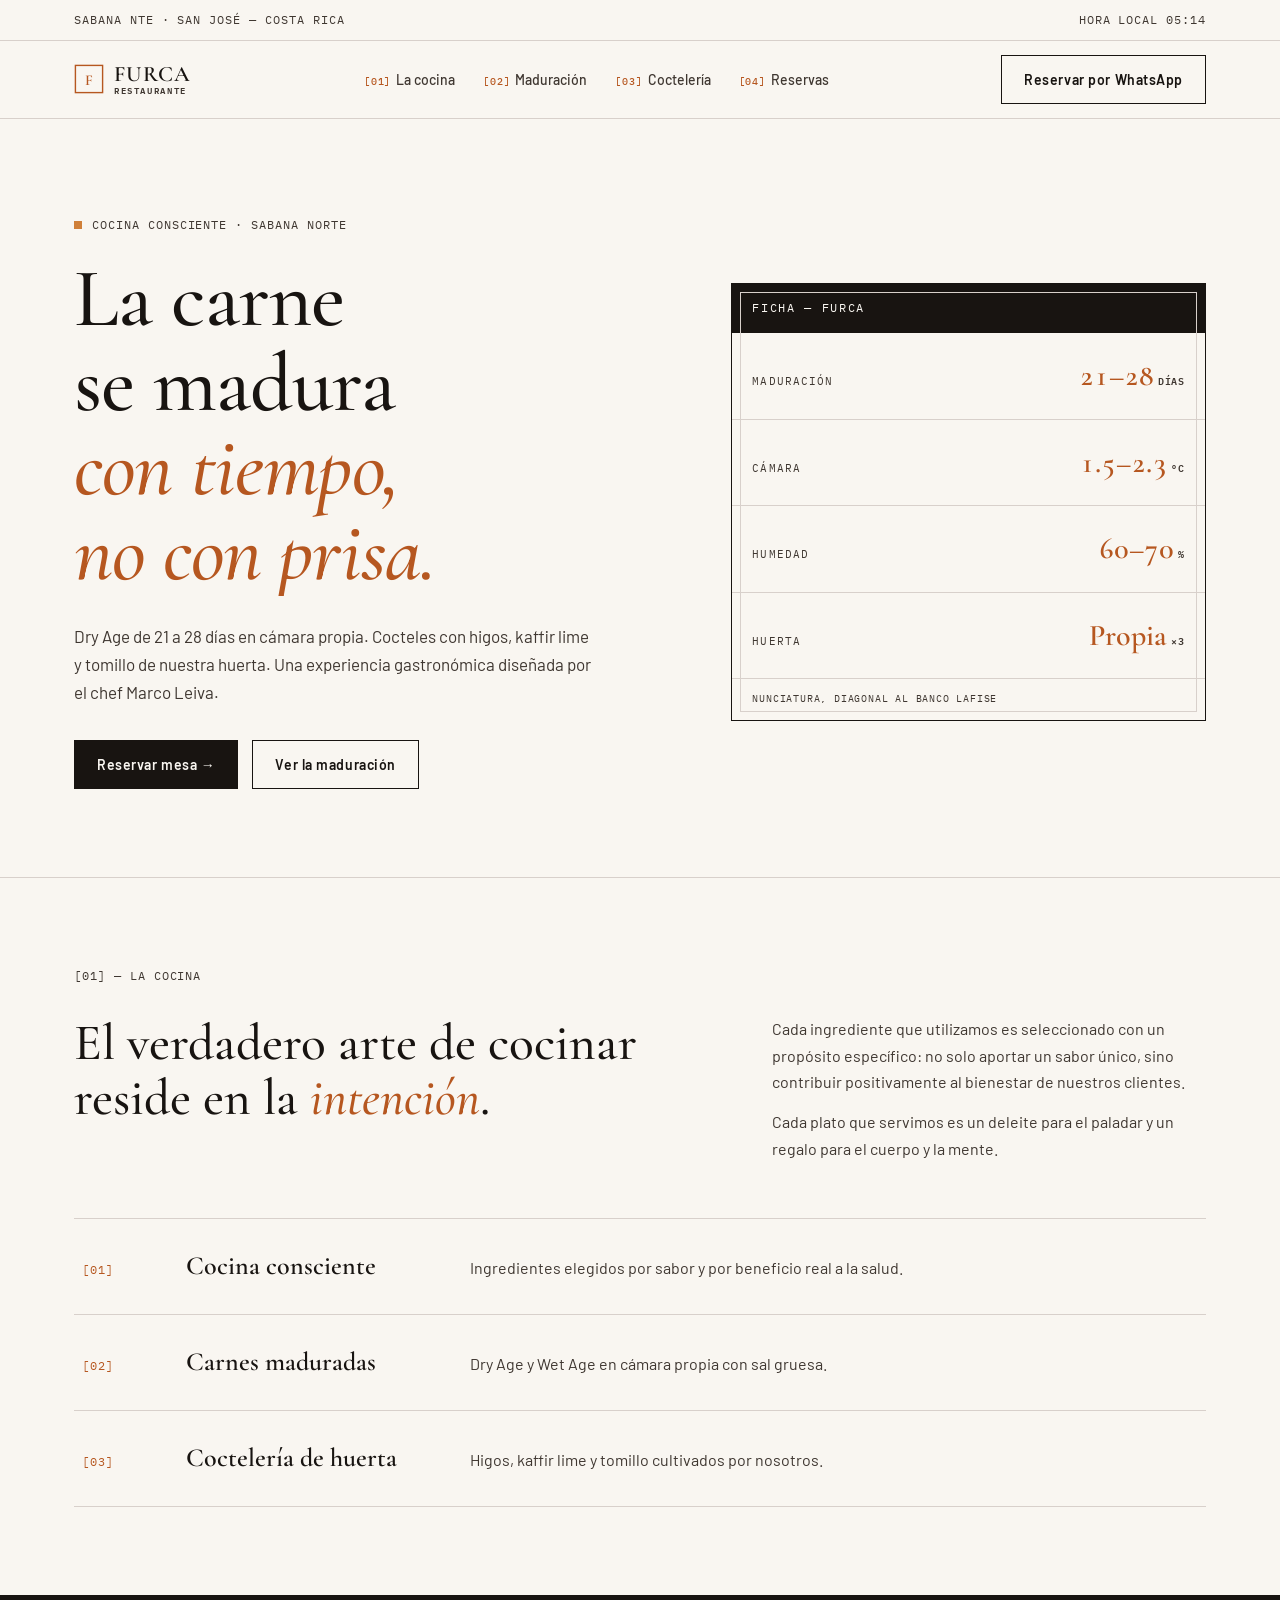
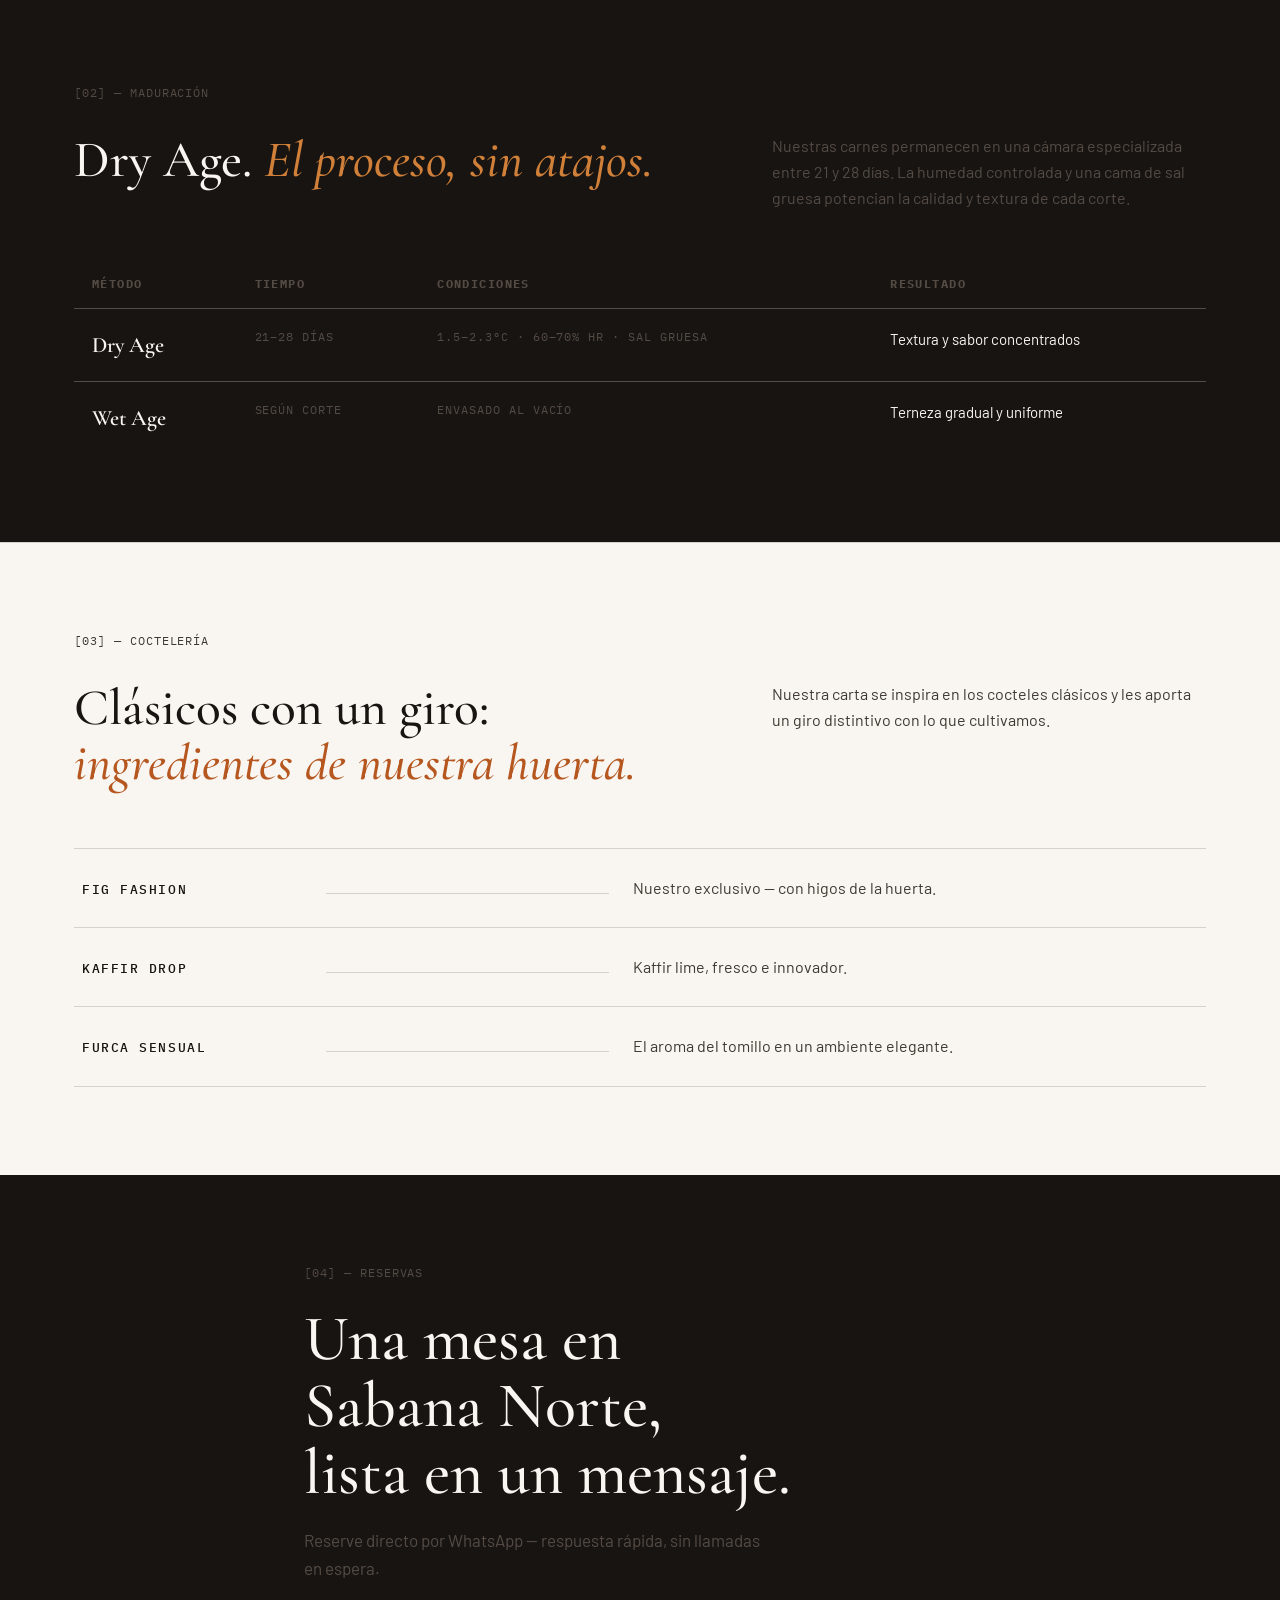
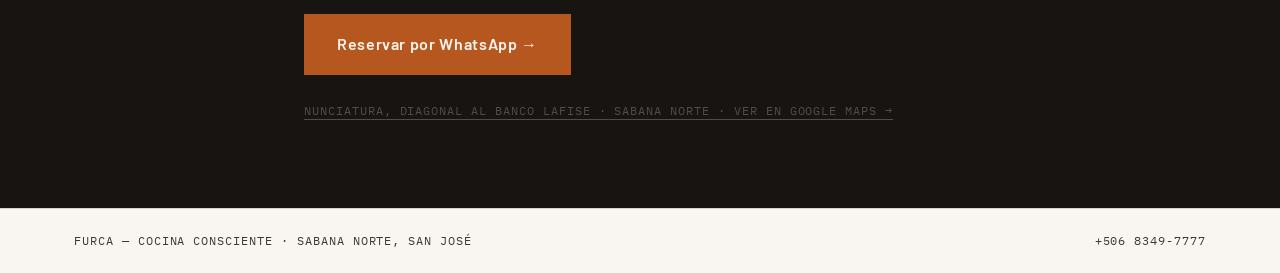
<file: furca/index.html>
<!DOCTYPE html>
<html lang="es">
<head>
<meta charset="UTF-8">
<meta name="viewport" content="width=device-width, initial-scale=1">
<title>Furca — Restaurante · Sabana Norte, San José</title>
<meta name="description" content="Restaurante Furca en Sabana Norte, San José: carnes maduradas Dry Age y Wet Age, cocina consciente y coctelería de huerta propia. Reserve por WhatsApp.">
<meta name="theme-color" content="#14110d">
<link rel="icon" href="data:image/svg+xml,%3Csvg xmlns='http://www.w3.org/2000/svg' viewBox='0 0 32 32'%3E%3Crect width='32' height='32' fill='%2314110d'/%3E%3Ctext x='16' y='23' font-family='Georgia,serif' font-size='17' font-weight='bold' fill='%23d9a05f' text-anchor='middle'%3EF%3C/text%3E%3C/svg%3E">
<link rel="preconnect" href="https://fonts.googleapis.com">
<link rel="preconnect" href="https://fonts.gstatic.com" crossorigin>
<link href="https://fonts.googleapis.com/css2?family=Cormorant+Garamond:ital,wght@0,400;0,500;0,600;1,400&family=Barlow:wght@400;500;600&family=IBM+Plex+Mono:wght@400;500&display=swap" rel="stylesheet">
<link rel="stylesheet" href="styles.css">
</head>
<body>

<header class="topbar">
  <div class="wrap topbar__inner">
    <span class="topbar__item mono">SABANA NTE · SAN JOSÉ — COSTA RICA</span>
    <span class="topbar__item mono topbar__right" id="clock">—:—</span>
  </div>
</header>

<nav class="nav" id="nav">
  <div class="wrap nav__inner">
    <a class="nav__logo" href="#inicio" aria-label="Furca — inicio">
      <svg viewBox="0 0 32 32" aria-hidden="true"><rect x="1.5" y="1.5" width="29" height="29" fill="none" stroke="currentColor" stroke-width="1.5"/><text x="16" y="22" text-anchor="middle" font-family="Cormorant Garamond, serif" font-size="16" font-weight="600" fill="currentColor">F</text></svg>
      <span class="nav__logo-text">FURCA<em class="mono">restaurante</em></span>
    </a>
    <ul class="nav__links">
      <li><a href="#cocina"><span class="mono">[01]</span> La cocina</a></li>
      <li><a href="#maduracion"><span class="mono">[02]</span> Maduración</a></li>
      <li><a href="#cocteles"><span class="mono">[03]</span> Coctelería</a></li>
      <li><a href="#reservas"><span class="mono">[04]</span> Reservas</a></li>
    </ul>
    <a class="btn" href="https://wa.me/50683497777?text=Hola%2C%20quiero%20reservar%20en%20Furca" target="_blank" rel="noopener">Reservar por WhatsApp</a>
  </div>
</nav>

<main>
  <!-- HERO -->
  <section class="hero" id="inicio">
    <div class="wrap hero__grid">
      <div class="hero__text">
        <p class="eyebrow mono"><span class="dot"></span> COCINA CONSCIENTE · SABANA NORTE</p>
        <h1 class="hero__title">
          <span class="line">La carne se madura</span>
          <span class="line line--accent">con tiempo, no con prisa.</span>
        </h1>
        <p class="hero__sub">Dry Age de 21 a 28 días en cámara propia. Cocteles con higos, kaffir lime y tomillo de nuestra huerta. Una experiencia gastronómica diseñada por el chef Marco Leiva.</p>
        <div class="hero__actions">
          <a class="btn btn--solid" href="https://wa.me/50683497777?text=Hola%2C%20quiero%20reservar%20en%20Furca" target="_blank" rel="noopener">Reservar mesa →</a>
          <a class="btn btn--ghost" href="#maduracion">Ver la maduración</a>
        </div>
      </div>
      <aside class="specs" aria-label="Especificaciones del restaurante">
        <p class="specs__head mono">FICHA — FURCA</p>
        <dl class="specs__rows">
          <div class="specs__row">
            <dt class="mono">MADURACIÓN</dt>
            <dd class="specs__val">21–28<span class="specs__unit mono">días</span></dd>
          </div>
          <div class="specs__row">
            <dt class="mono">CÁMARA</dt>
            <dd class="specs__val">1.5–2.3<span class="specs__unit mono">°C</span></dd>
          </div>
          <div class="specs__row">
            <dt class="mono">HUMEDAD</dt>
            <dd class="specs__val">60–70<span class="specs__unit mono">%</span></dd>
          </div>
          <div class="specs__row">
            <dt class="mono">HUERTA</dt>
            <dd class="specs__val">Propia<span class="specs__unit mono">×3</span></dd>
          </div>
        </dl>
        <p class="specs__foot mono">NUNCIATURA, DIAGONAL AL BANCO LAFISE</p>
      </aside>
    </div>
  </section>

  <!-- [01] LA COCINA -->
  <section class="section section--paper" id="cocina">
    <div class="wrap">
      <p class="eyebrow mono">[01] — LA COCINA</p>
      <div class="split">
        <h2 class="section__title">El verdadero arte de cocinar reside en la <em>intención</em>.</h2>
        <div class="split__body">
          <p>Cada ingrediente que utilizamos es seleccionado con un propósito específico: no solo aportar un sabor único, sino contribuir positivamente al bienestar de nuestros clientes.</p>
          <p>Cada plato que servimos es un deleite para el paladar y un regalo para el cuerpo y la mente.</p>
        </div>
      </div>
      <ul class="rows">
        <li class="row"><span class="row__idx mono">[01]</span><h3>Cocina consciente</h3><p>Ingredientes elegidos por sabor y por beneficio real a la salud.</p></li>
        <li class="row"><span class="row__idx mono">[02]</span><h3>Carnes maduradas</h3><p>Dry Age y Wet Age en cámara propia con sal gruesa.</p></li>
        <li class="row"><span class="row__idx mono">[03]</span><h3>Coctelería de huerta</h3><p>Higos, kaffir lime y tomillo cultivados por nosotros.</p></li>
      </ul>
    </div>
  </section>

  <!-- [02] MADURACIÓN -->
  <section class="section section--dark" id="maduracion">
    <div class="wrap">
      <p class="eyebrow mono eyebrow--dark">[02] — MADURACIÓN</p>
      <div class="split split--dark">
        <h2 class="section__title section__title--dark">Dry Age. <em>El proceso, sin atajos.</em></h2>
        <div class="split__body split__body--dark">
          <p>Nuestras carnes permanecen en una cámara especializada entre 21 y 28 días. La humedad controlada y una cama de sal gruesa potencian la calidad y textura de cada corte.</p>
        </div>
      </div>
      <table class="table">
        <thead>
          <tr><th class="mono">MÉTODO</th><th class="mono">TIEMPO</th><th class="mono">CONDICIONES</th><th class="mono">RESULTADO</th></tr>
        </thead>
        <tbody>
          <tr>
            <td><b>Dry Age</b></td>
            <td class="mono">21–28 días</td>
            <td class="mono">1.5–2.3°C · 60–70% HR · sal gruesa</td>
            <td>Textura y sabor concentrados</td>
          </tr>
          <tr>
            <td><b>Wet Age</b></td>
            <td class="mono">Según corte</td>
            <td class="mono">Envasado al vacío</td>
            <td>Terneza gradual y uniforme</td>
          </tr>
        </tbody>
      </table>
    </div>
  </section>

  <!-- [03] COCTELERÍA -->
  <section class="section section--paper" id="cocteles">
    <div class="wrap">
      <p class="eyebrow mono">[03] — COCTELERÍA</p>
      <div class="split">
        <h2 class="section__title">Clásicos con un giro: <em>ingredientes de nuestra huerta.</em></h2>
        <div class="split__body">
          <p>Nuestra carta se inspira en los cocteles clásicos y les aporta un giro distintivo con lo que cultivamos.</p>
        </div>
      </div>
      <ul class="cocktails">
        <li class="cocktail">
          <div class="cocktail__name"><span class="mono">FIG FASHION</span></div>
          <div class="cocktail__line" aria-hidden="true"></div>
          <div class="cocktail__desc">Nuestro exclusivo — con higos de la huerta.</div>
        </li>
        <li class="cocktail">
          <div class="cocktail__name"><span class="mono">KAFFIR DROP</span></div>
          <div class="cocktail__line" aria-hidden="true"></div>
          <div class="cocktail__desc">Kaffir lime, fresco e innovador.</div>
        </li>
        <li class="cocktail">
          <div class="cocktail__name"><span class="mono">FURCA SENSUAL</span></div>
          <div class="cocktail__line" aria-hidden="true"></div>
          <div class="cocktail__desc">El aroma del tomillo en un ambiente elegante.</div>
        </li>
      </ul>
    </div>
  </section>

  <!-- [04] RESERVAS -->
  <section class="section section--cta" id="reservas">
    <div class="wrap cta__inner">
      <p class="eyebrow mono">[04] — RESERVAS</p>
      <h2 class="cta__title">Una mesa en Sabana Norte,<br>lista en un mensaje.</h2>
      <p class="cta__sub">Reserve directo por WhatsApp — respuesta rápida, sin llamadas en espera.</p>
      <a class="btn btn--solid btn--lg" href="https://wa.me/50683497777?text=Hola%2C%20quiero%20reservar%20en%20Furca" target="_blank" rel="noopener">Reservar por WhatsApp →</a>
      <p class="cta__note mono"><a href="https://www.google.com/maps/place/Furca/@9.9403125,-84.1114375,17z/" target="_blank" rel="noopener">Nunciatura, diagonal al Banco Lafise · Sabana Norte · Ver en Google Maps →</a></p>
    </div>
  </section>
</main>

<footer class="footer">
  <div class="wrap footer__inner">
    <span class="mono">FURCA — COCINA CONSCIENTE · SABANA NORTE, SAN JOSÉ</span>
    <span class="mono"><a href="https://wa.me/50683497777" target="_blank" rel="noopener">+506 8349-7777</a></span>
  </div>
</footer>

<script src="script.js"></script>
</body>
</html>
</file>
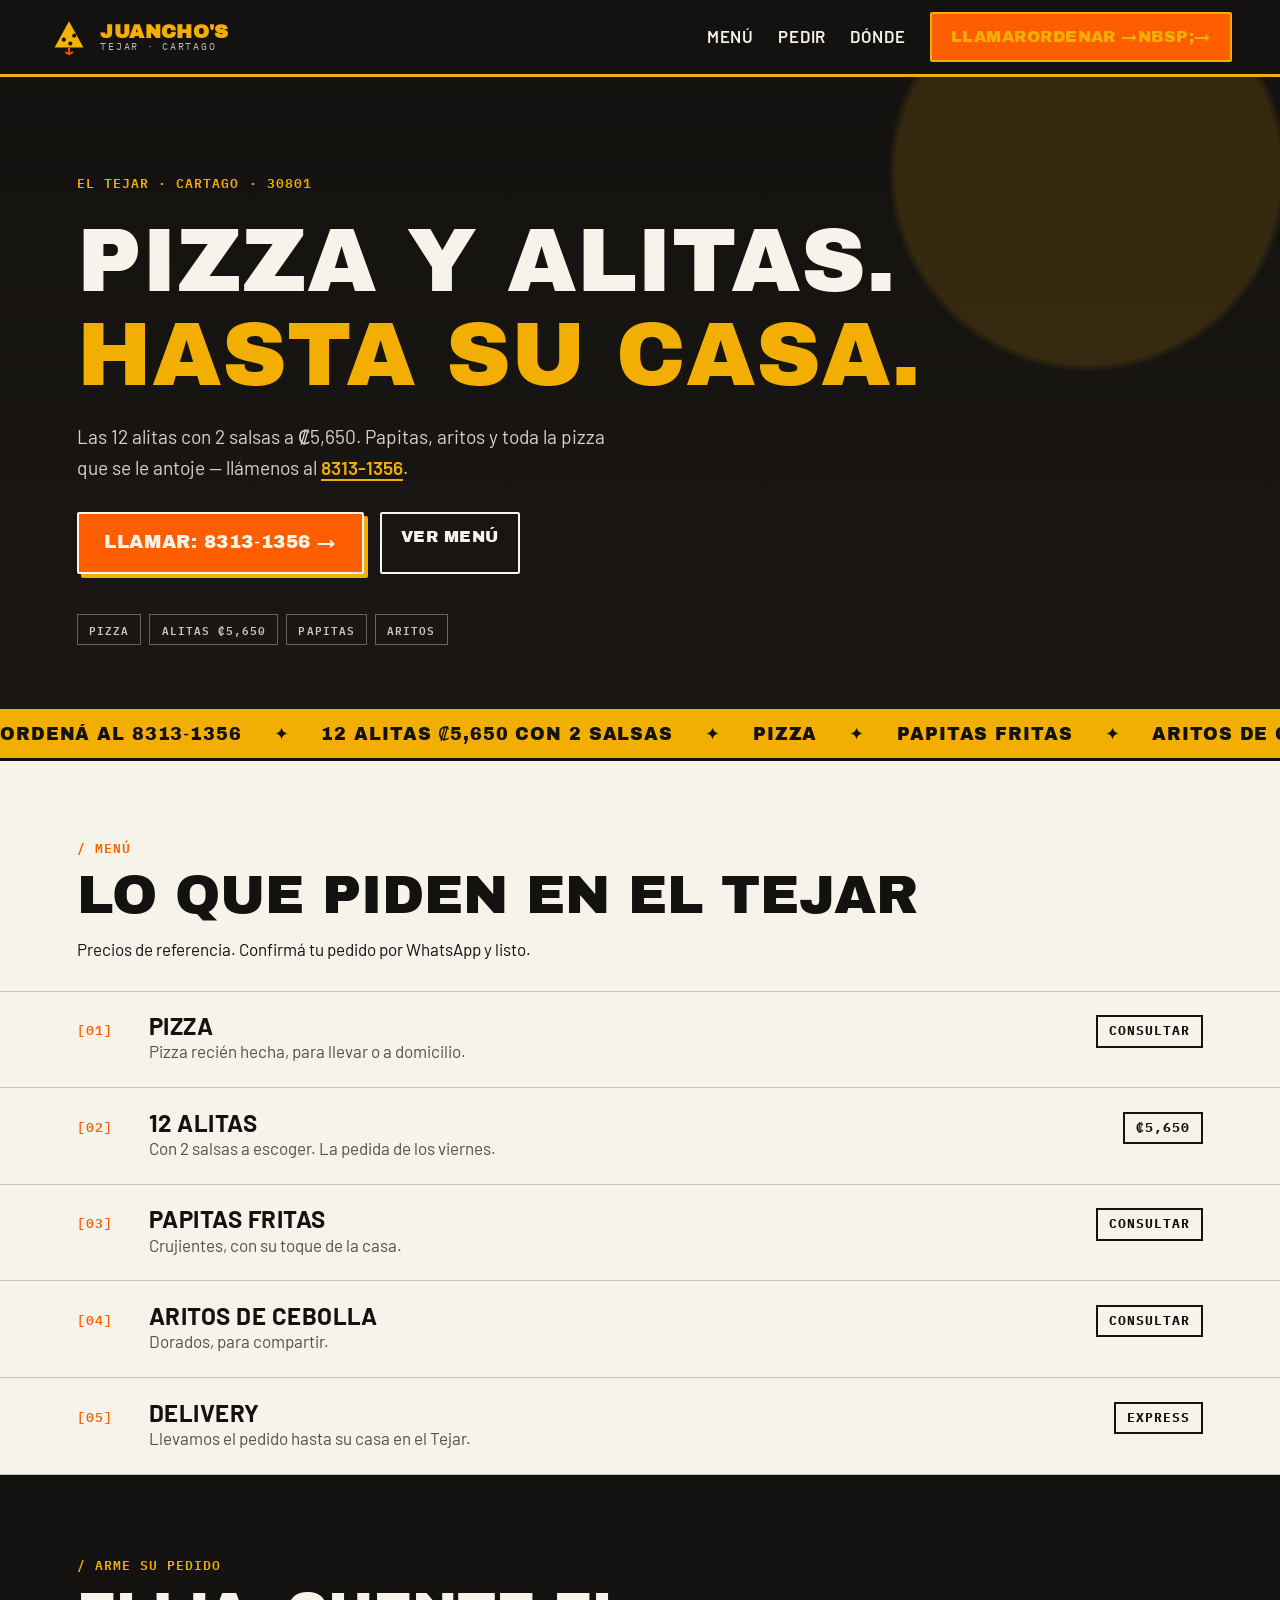
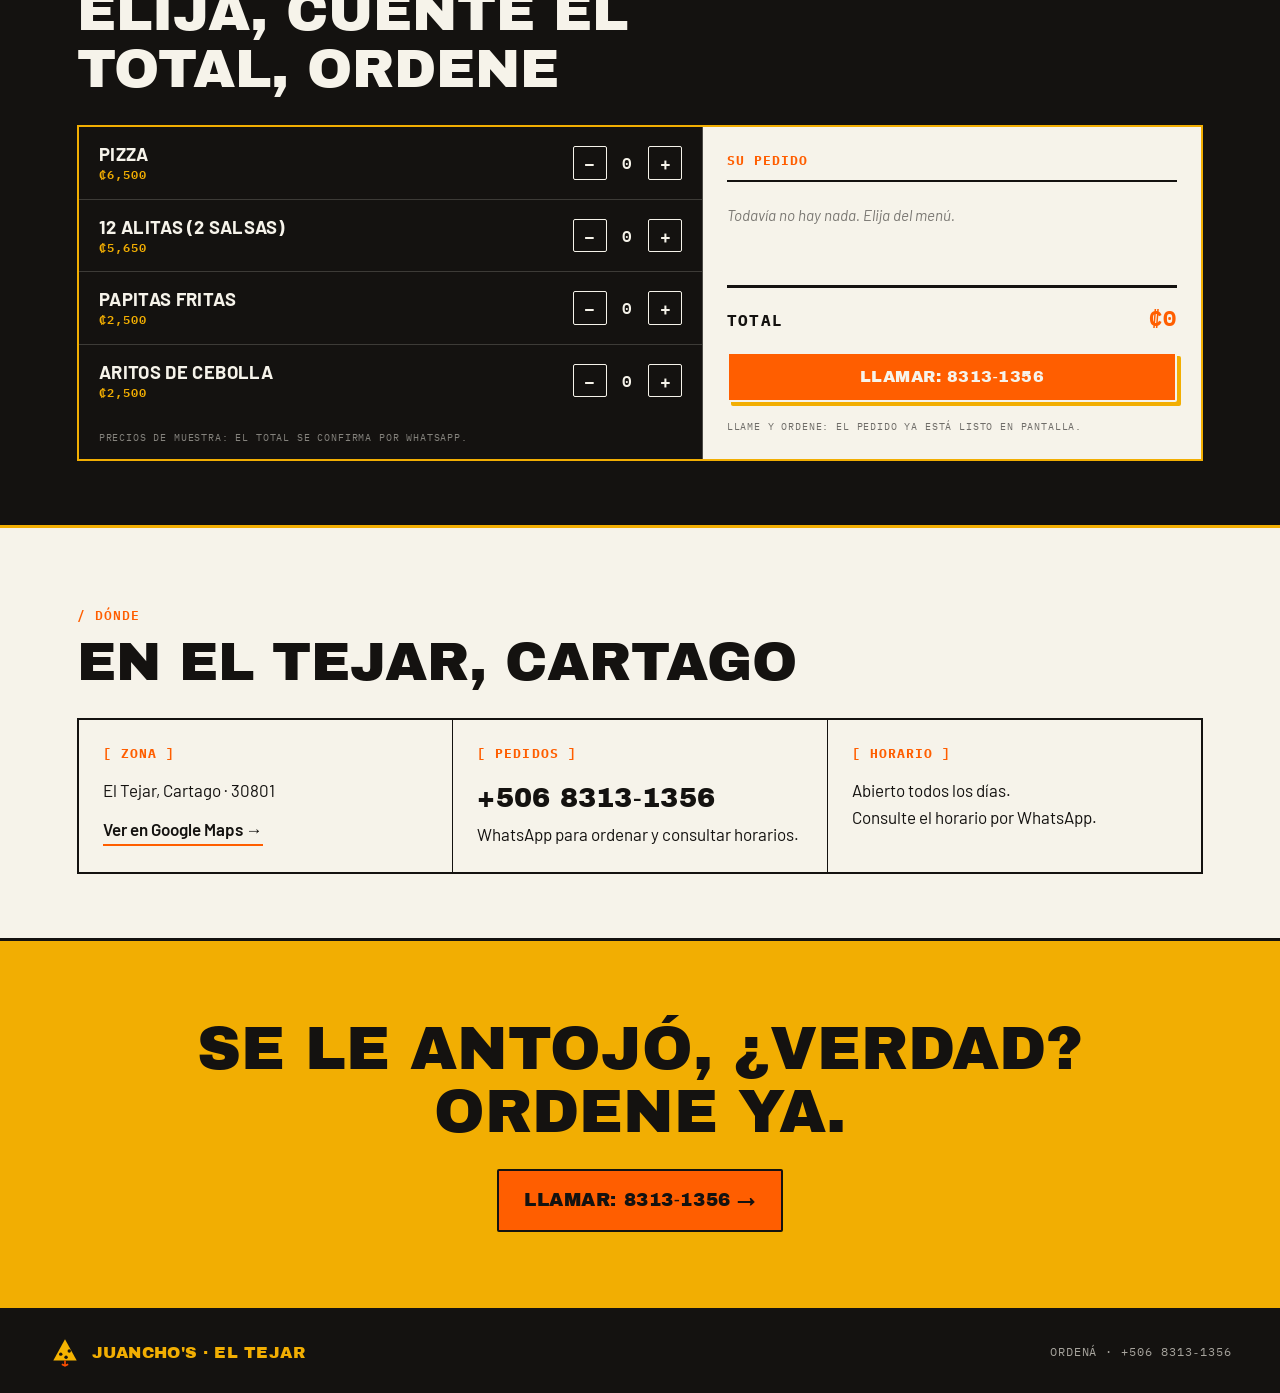
<file: juanchos-tejar/index.html>
<!DOCTYPE html>
<html lang="es">
<head>
  <meta charset="UTF-8">
  <meta name="viewport" content="width=device-width, initial-scale=1.0">
  <meta name="theme-color" content="#141210">
  <title>Juancho's Tejar — Pizza y alitas en El Tejar, Cartago</title>
  <meta name="description" content="Juancho's en El Tejar, Cartago. Pizza, alitas (12 por ₡5,650 con 2 salsas), papitas y aritos de cebolla. Pedidos por WhatsApp al 8313-1356.">
  <link rel="icon" href="data:image/svg+xml,%3Csvg xmlns='http://www.w3.org/2000/svg' viewBox='0 0 64 64'%3E%3Crect width='64' height='64' fill='%23141210'/%3E%3Cpath d='M32 8 L54 48 L10 48 Z' fill='%23f5b301'/%3E%3Ccircle cx='26' cy='36' r='3' fill='%23141210'/%3E%3Ccircle cx='38' cy='30' r='3' fill='%23141210'/%3E%3Ccircle cx='34' cy='42' r='3' fill='%23141210'/%3E%3C/svg%3E">
  <link rel="preconnect" href="https://fonts.googleapis.com">
  <link rel="preconnect" href="https://fonts.gstatic.com" crossorigin>
  <link href="https://fonts.googleapis.com/css2?family=Archivo+Black&family=Barlow:wght@400;500;600;700&family=IBM+Plex+Mono:wght@400;600;700&display=swap" rel="stylesheet">
  <link rel="stylesheet" href="styles.css">
</head>
<body>
  <header class="topbar">
    <a class="brand" href="#inicio" aria-label="Juancho's Tejar — inicio">
      <img src="logo.svg" alt="" width="42" height="42">
      <span class="brand-text">
        <strong>JUANCHO'S</strong>
        <em>TEJAR&nbsp;·&nbsp;CARTAGO</em>
      </span>
    </a>
    <nav class="nav" aria-label="Principal">
      <a href="#menu">Menú</a>
      <a href="#pedir">Pedir</a>
      <a href="#donde">Dónde</a>
    </nav>
    <a class="btn btn-cta" href="tel:+50683131356">LlamarOrdenar&nbsp;→nbsp;→</a>
  </header>

  <main>
    <section class="hero" id="inicio">
      <p class="hero-top mono">EL&nbsp;TEJAR&nbsp;·&nbsp;CARTAGO&nbsp;·&nbsp;30801</p>
      <h1>Pizza y alitas.<br><span class="hl">Hasta su casa.</span></h1>
      <p class="hero-sub">Las 12 alitas con 2 salsas a ₡5,650. Papitas, aritos y toda la pizza que se le antoje — llámenos al <a class="tel-link" href="tel:+50683131356">8313&#8209;1356</a>.</p>
      <div class="hero-actions">
        <a class="btn btn-cta btn-big" href="tel:+50683131356">Llamar:&nbsp;8313&#8209;1356&nbsp;→</a>
        <a class="btn btn-ghost" href="#menu">Ver menú</a>
      </div>
      <ul class="hero-chips mono">
        <li>PIZZA</li>
        <li>ALITAS ₡5,650</li>
        <li>PAPITAS</li>
        <li>ARITOS</li>
      </ul>
    </section>

    <div class="ticker" aria-hidden="true">
      <div class="ticker-track">
        <span>ORDENÁ AL 8313‑1356</span><span>✦</span>
        <span>12 ALITAS ₡5,650 CON 2 SALSAS</span><span>✦</span>
        <span>PIZZA</span><span>✦</span>
        <span>PAPITAS FRITAS</span><span>✦</span>
        <span>ARITOS DE CEBOLLA</span><span>✦</span>
        <span>ORDENÁ AL 8313‑1356</span><span>✦</span>
        <span>12 ALITAS ₡5,650 CON 2 SALSAS</span><span>✦</span>
        <span>PIZZA</span><span>✦</span>
        <span>PAPITAS FRITAS</span><span>✦</span>
        <span>ARITOS DE CEBOLLA</span><span>✦</span>
      </div>
    </div>

    <section class="menu" id="menu">
      <div class="sec-head">
        <span class="mono">/ MENÚ</span>
        <h2>Lo que piden en el Tejar</h2>
        <p class="sec-sub">Precios de referencia. Confirmá tu pedido por WhatsApp y listo.</p>
      </div>
      <ul class="menu-list">
        <li class="menu-row">
          <span class="row-idx mono">[01]</span>
          <div class="row-body">
            <h3>Pizza</h3>
            <p>Pizza recién hecha, para llevar o a domicilio.</p>
          </div>
          <span class="row-price mono">CONSULTAR</span>
        </li>
        <li class="menu-row">
          <span class="row-idx mono">[02]</span>
          <div class="row-body">
            <h3>12 alitas</h3>
            <p>Con 2 salsas a escoger. La pedida de los viernes.</p>
          </div>
          <span class="row-price mono">₡5,650</span>
        </li>
        <li class="menu-row">
          <span class="row-idx mono">[03]</span>
          <div class="row-body">
            <h3>Papitas fritas</h3>
            <p>Crujientes, con su toque de la casa.</p>
          </div>
          <span class="row-price mono">CONSULTAR</span>
        </li>
        <li class="menu-row">
          <span class="row-idx mono">[04]</span>
          <div class="row-body">
            <h3>Aritos de cebolla</h3>
            <p>Dorados, para compartir.</p>
          </div>
          <span class="row-price mono">CONSULTAR</span>
        </li>
        <li class="menu-row">
          <span class="row-idx mono">[05]</span>
          <div class="row-body">
            <h3>Delivery</h3>
            <p>Llevamos el pedido hasta su casa en el Tejar.</p>
          </div>
          <span class="row-price mono">EXPRESS</span>
        </li>
      </ul>
    </section>

    <section class="order" id="pedir">
      <div class="sec-head sec-head-inv">
        <span class="mono">/ ARME SU PEDIDO</span>
        <h2>Elija, cuente el total, ordene</h2>
      </div>

      <div class="builder" data-builder>
        <div class="builder-left">
          <ul class="builder-items">
            <li class="b-item" data-item="Pizza" data-price="6500">
              <div class="b-info">
                <span class="b-name">Pizza</span>
                <span class="b-price mono">₡6,500</span>
              </div>
              <div class="b-stepper">
                <button type="button" class="b-btn" data-step="-1" aria-label="Quitar una pizza">−</button>
                <output class="b-qty mono" data-qty>0</output>
                <button type="button" class="b-btn" data-step="1" aria-label="Agregar una pizza">+</button>
              </div>
            </li>
            <li class="b-item" data-item="12 alitas (2 salsas)" data-price="5650">
              <div class="b-info">
                <span class="b-name">12 alitas (2 salsas)</span>
                <span class="b-price mono">₡5,650</span>
              </div>
              <div class="b-stepper">
                <button type="button" class="b-btn" data-step="-1" aria-label="Quitar un combo de alitas">−</button>
                <output class="b-qty mono" data-qty>0</output>
                <button type="button" class="b-btn" data-step="1" aria-label="Agregar un combo de alitas">+</button>
              </div>
            </li>
            <li class="b-item" data-item="Papitas fritas" data-price="2500">
              <div class="b-info">
                <span class="b-name">Papitas fritas</span>
                <span class="b-price mono">₡2,500</span>
              </div>
              <div class="b-stepper">
                <button type="button" class="b-btn" data-step="-1" aria-label="Quitar papitas">−</button>
                <output class="b-qty mono" data-qty>0</output>
                <button type="button" class="b-btn" data-step="1" aria-label="Agregar papitas">+</button>
              </div>
            </li>
            <li class="b-item" data-item="Aritos de cebolla" data-price="2500">
              <div class="b-info">
                <span class="b-name">Aritos de cebolla</span>
                <span class="b-price mono">₡2,500</span>
              </div>
              <div class="b-stepper">
                <button type="button" class="b-btn" data-step="-1" aria-label="Quitar aritos de cebolla">−</button>
                <output class="b-qty mono" data-qty>0</output>
                <button type="button" class="b-btn" data-step="1" aria-label="Agregar aritos de cebolla">+</button>
              </div>
            </li>
          </ul>
          <p class="builder-fine mono">Precios de muestra: el total se confirma por WhatsApp.</p>
        </div>

        <div class="builder-out">
          <p class="mono builder-label">SU PEDIDO</p>
          <ul class="builder-summary" data-summary aria-live="polite">
            <li class="empty">Todavía no hay nada. Elija del menú.</li>
          </ul>
          <div class="builder-total mono">
            <span>TOTAL</span>
            <output data-total>₡0</output>
          </div>
          <a class="btn btn-cta btn-block" href="tel:+50683131356" data-send>Llamar:&nbsp;8313&#8209;1356</a>
          <p class="builder-note mono">Llame y ordene: el pedido ya está listo en pantalla.</p>
        </div>
      </div>
    </section>

    <section class="where" id="donde">
      <div class="sec-head">
        <span class="mono">/ DÓNDE</span>
        <h2>En el Tejar, Cartago</h2>
      </div>
      <div class="where-grid">
        <div class="where-card">
          <p class="mono">[ ZONA ]</p>
          <p>El Tejar, Cartago&nbsp;·&nbsp;30801</p>
          <a class="map-link" href="https://maps.google.com/?q=El+Tejar+Cartago+Costa+Rica" target="_blank" rel="noopener">Ver en Google Maps&nbsp;→</a>
        </div>
        <div class="where-card">
          <p class="mono">[ PEDIDOS ]</p>
          <p class="big-tel">+506&nbsp;8313&#8209;1356</p>
          <p>WhatsApp para ordenar y consultar horarios.</p>
        </div>
        <div class="where-card">
          <p class="mono">[ HORARIO ]</p>
          <p>Abierto todos los días.<br>Consulte el horario por WhatsApp.</p>
        </div>
      </div>
    </section>

    <section class="cta-final">
      <h2>Se le antojó, ¿verdad?<br>Ordene ya.</h2>
      <a class="btn btn-cta btn-big" href="tel:+50683131356">Llamar:&nbsp;8313&#8209;1356&nbsp;→</a>
    </section>
  </main>

  <footer class="footer">
    <div class="footer-brand">
      <img src="logo.svg" alt="" width="34" height="34">
      <span>Juancho's&nbsp;·&nbsp;El&nbsp;Tejar</span>
    </div>
    <p class="mono">ORDENÁ&nbsp;·&nbsp;+506&nbsp;8313&#8209;1356</p>
  </footer>

  <script src="script.js"></script>
</body>
</html>
</file>
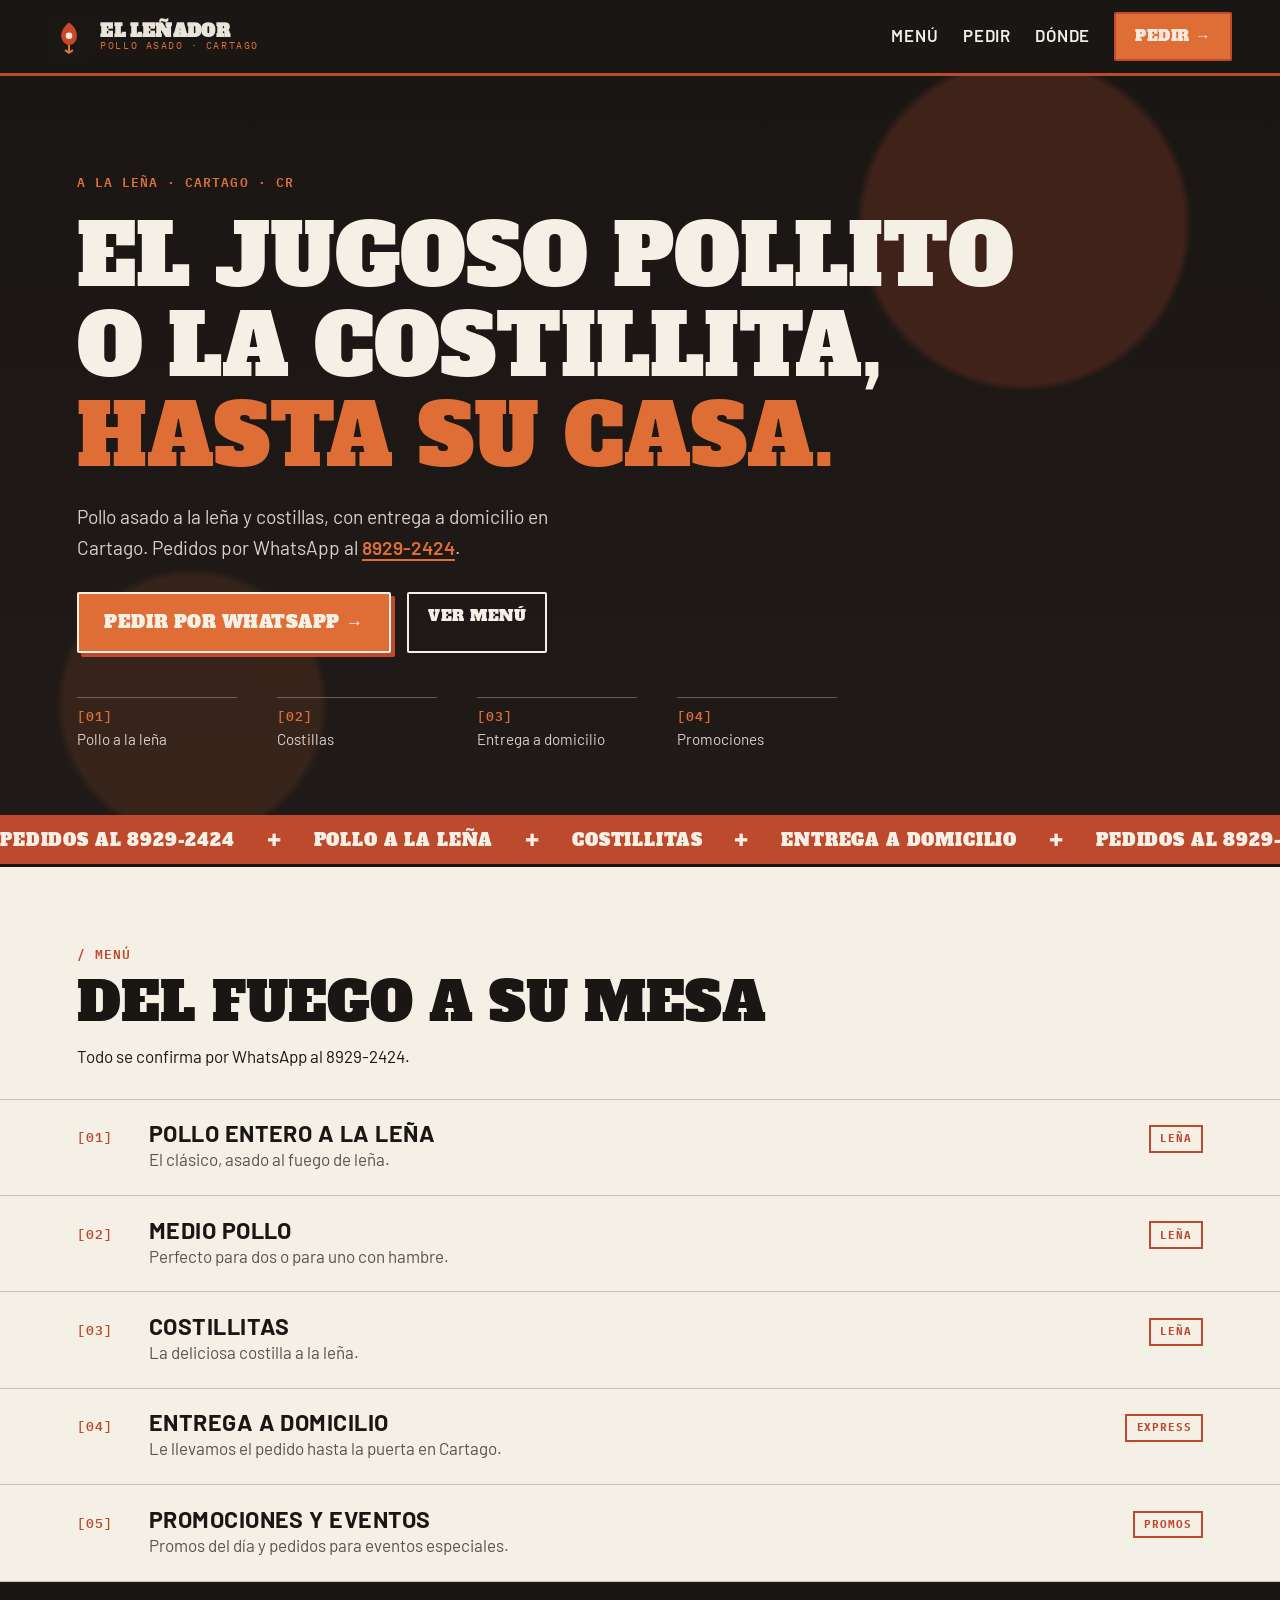
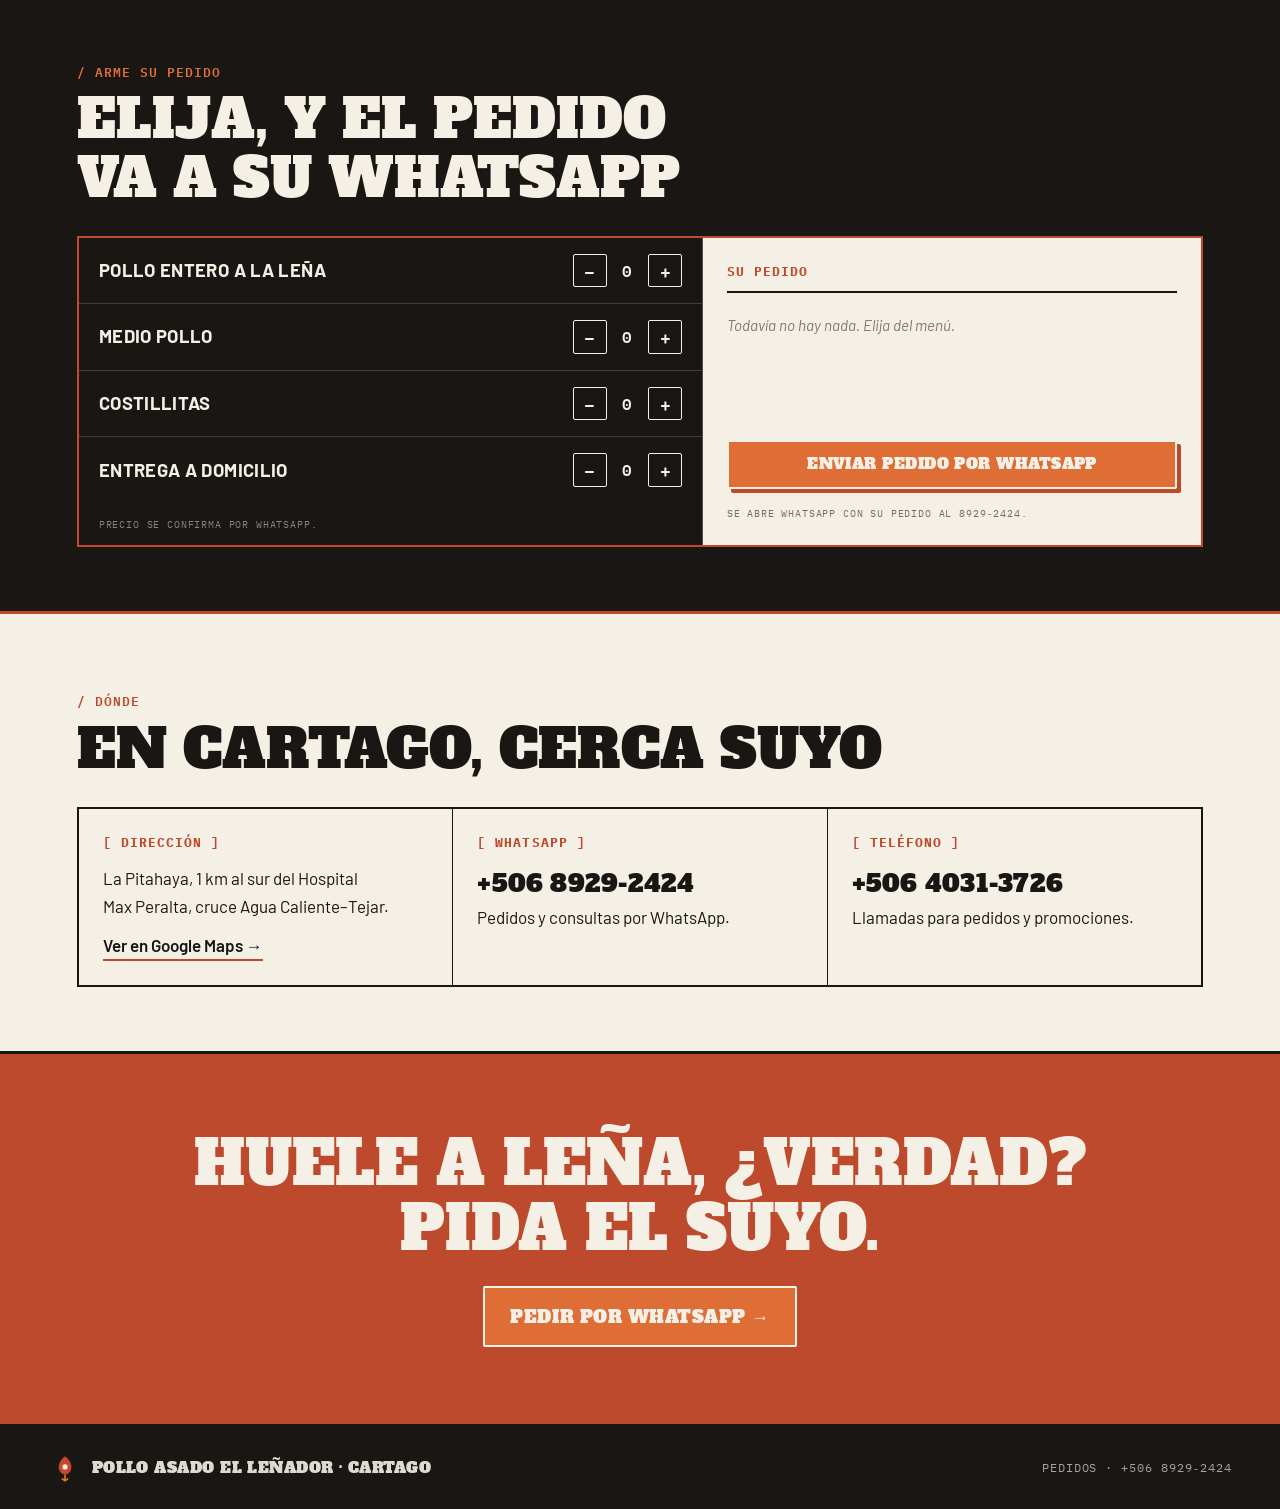
<file: pollo-el-lenador/index.html>
<!DOCTYPE html>
<html lang="es">
<head>
  <meta charset="UTF-8">
  <meta name="viewport" content="width=device-width, initial-scale=1.0">
  <meta name="theme-color" content="#1b1714">
  <title>Pollo Asado El Leñador — Pollo a la leña y costillas en Cartago</title>
  <meta name="description" content="Pollo Asado El Leñador en Cartago (La Pitahaya, Agua Caliente–Tejar). Pollo a la leña, costillitas y entrega a domicilio. Pedidos por WhatsApp al 8929-2424.">
  <link rel="icon" href="data:image/svg+xml,%3Csvg xmlns='http://www.w3.org/2000/svg' viewBox='0 0 64 64'%3E%3Crect width='64' height='64' fill='%231b1714'/%3E%3Cpath d='M32 10c8 6 12 12 12 20s-5 14-12 14S20 36 20 30 24 16 32 10z' fill='%23c8462c'/%3E%3Ccircle cx='32' cy='30' r='5' fill='%23f4ecdd'/%3E%3C/svg%3E">
  <link rel="preconnect" href="https://fonts.googleapis.com">
  <link rel="preconnect" href="https://fonts.gstatic.com" crossorigin>
  <link href="https://fonts.googleapis.com/css2?family=Alfa+Slab+One&family=Barlow:wght@400;500;600;700&family=IBM+Plex+Mono:wght@400;600;700&display=swap" rel="stylesheet">
  <link rel="stylesheet" href="styles.css">
</head>
<body>
  <header class="topbar">
    <a class="brand" href="#inicio" aria-label="Pollo Asado El Leñador — inicio">
      <img src="logo.svg" alt="" width="42" height="42">
      <span class="brand-text">
        <strong>EL&nbsp;LEÑADOR</strong>
        <em>POLLO&nbsp;ASADO&nbsp;·&nbsp;CARTAGO</em>
      </span>
    </a>
    <nav class="nav" aria-label="Principal">
      <a href="#menu">Menú</a>
      <a href="#pedir">Pedir</a>
      <a href="#donde">Dónde</a>
    </nav>
    <a class="btn btn-cta" href="https://wa.me/50689292424?text=Hola%2C%20Pollo%20El%20Le%C3%B1ador%2C%20quiero%20hacer%20un%20pedido">Pedir&nbsp;→</a>
  </header>

  <main>
    <section class="hero" id="inicio">
      <p class="hero-top mono">A&nbsp;LA&nbsp;LEÑA&nbsp;·&nbsp;CARTAGO&nbsp;·&nbsp;CR</p>
      <h1>El jugoso pollito<br>o la costillita,<br><span class="hl">hasta su casa.</span></h1>
      <p class="hero-sub">Pollo asado a la leña y costillas, con entrega a domicilio en Cartago. Pedidos por WhatsApp al <a class="tel-link" href="tel:+50689292424">8929&#8209;2424</a>.</p>
      <div class="hero-actions">
        <a class="btn btn-cta btn-big" href="https://wa.me/50689292424?text=Hola%2C%20Pollo%20El%20Le%C3%B1ador%2C%20quiero%20hacer%20un%20pedido">Pedir por WhatsApp&nbsp;→</a>
        <a class="btn btn-ghost" href="#menu">Ver menú</a>
      </div>
      <dl class="hero-facts">
        <div><dt class="mono">[01]</dt><dd>Pollo a la leña</dd></div>
        <div><dt class="mono">[02]</dt><dd>Costillas</dd></div>
        <div><dt class="mono">[03]</dt><dd>Entrega a domicilio</dd></div>
        <div><dt class="mono">[04]</dt><dd>Promociones</dd></div>
      </dl>
    </section>

    <div class="smoke" aria-hidden="true">
      <div class="smoke-track">
        <span>PEDIDOS AL 8929‑2424</span><span>✚</span>
        <span>POLLO A LA LEÑA</span><span>✚</span>
        <span>COSTILLITAS</span><span>✚</span>
        <span>ENTREGA A DOMICILIO</span><span>✚</span>
        <span>PEDIDOS AL 8929‑2424</span><span>✚</span>
        <span>POLLO A LA LEÑA</span><span>✚</span>
        <span>COSTILLITAS</span><span>✚</span>
        <span>ENTREGA A DOMICILIO</span><span>✚</span>
      </div>
    </div>

    <section class="menu" id="menu">
      <div class="sec-head">
        <span class="mono">/ MENÚ</span>
        <h2>Del fuego a su mesa</h2>
        <p class="sec-sub">Todo se confirma por WhatsApp al 8929&#8209;2424.</p>
      </div>
      <ul class="menu-list">
        <li class="menu-row">
          <span class="row-idx mono">[01]</span>
          <div class="row-body">
            <h3>Pollo entero a la leña</h3>
            <p>El clásico, asado al fuego de leña.</p>
          </div>
          <span class="row-tag mono">LEÑA</span>
        </li>
        <li class="menu-row">
          <span class="row-idx mono">[02]</span>
          <div class="row-body">
            <h3>Medio pollo</h3>
            <p>Perfecto para dos o para uno con hambre.</p>
          </div>
          <span class="row-tag mono">LEÑA</span>
        </li>
        <li class="menu-row">
          <span class="row-idx mono">[03]</span>
          <div class="row-body">
            <h3>Costillitas</h3>
            <p>La deliciosa costilla a la leña.</p>
          </div>
          <span class="row-tag mono">LEÑA</span>
        </li>
        <li class="menu-row">
          <span class="row-idx mono">[04]</span>
          <div class="row-body">
            <h3>Entrega a domicilio</h3>
            <p>Le llevamos el pedido hasta la puerta en Cartago.</p>
          </div>
          <span class="row-tag mono">EXPRESS</span>
        </li>
        <li class="menu-row">
          <span class="row-idx mono">[05]</span>
          <div class="row-body">
            <h3>Promociones y eventos</h3>
            <p>Promos del día y pedidos para eventos especiales.</p>
          </div>
          <span class="row-tag mono">PROMOS</span>
        </li>
      </ul>
    </section>

    <section class="order" id="pedir">
      <div class="sec-head sec-head-inv">
        <span class="mono">/ ARME SU PEDIDO</span>
        <h2>Elija, y el pedido va a su WhatsApp</h2>
      </div>

      <div class="builder" data-builder>
        <div class="builder-left">
          <ul class="builder-items">
            <li class="b-item" data-item="Pollo entero a la leña">
              <span class="b-name">Pollo entero a la leña</span>
              <div class="b-stepper">
                <button type="button" class="b-btn" data-step="-1" aria-label="Quitar un pollo entero">−</button>
                <output class="b-qty mono" data-qty>0</output>
                <button type="button" class="b-btn" data-step="1" aria-label="Agregar un pollo entero">+</button>
              </div>
            </li>
            <li class="b-item" data-item="Medio pollo">
              <span class="b-name">Medio pollo</span>
              <div class="b-stepper">
                <button type="button" class="b-btn" data-step="-1" aria-label="Quitar un medio pollo">−</button>
                <output class="b-qty mono" data-qty>0</output>
                <button type="button" class="b-btn" data-step="1" aria-label="Agregar un medio pollo">+</button>
              </div>
            </li>
            <li class="b-item" data-item="Costillitas">
              <span class="b-name">Costillitas</span>
              <div class="b-stepper">
                <button type="button" class="b-btn" data-step="-1" aria-label="Quitar costillitas">−</button>
                <output class="b-qty mono" data-qty>0</output>
                <button type="button" class="b-btn" data-step="1" aria-label="Agregar costillitas">+</button>
              </div>
            </li>
            <li class="b-item" data-item="Entrega a domicilio">
              <span class="b-name">Entrega a domicilio</span>
              <div class="b-stepper">
                <button type="button" class="b-btn" data-step="-1" aria-label="Quitar entrega a domicilio">−</button>
                <output class="b-qty mono" data-qty>0</output>
                <button type="button" class="b-btn" data-step="1" aria-label="Agregar entrega a domicilio">+</button>
              </div>
            </li>
          </ul>
          <p class="builder-fine mono">Precio se confirma por WhatsApp.</p>
        </div>

        <div class="builder-out">
          <p class="mono builder-label">SU PEDIDO</p>
          <ul class="builder-summary" data-summary aria-live="polite">
            <li class="empty">Todavía no hay nada. Elija del menú.</li>
          </ul>
          <a class="btn btn-cta btn-block" href="https://wa.me/50689292424?text=Hola%2C%20Pollo%20El%20Le%C3%B1ador%2C%20quiero%20hacer%20un%20pedido" data-send>Enviar pedido por WhatsApp</a>
          <p class="builder-note mono">Se abre WhatsApp con su pedido al 8929&#8209;2424.</p>
        </div>
      </div>
    </section>

    <section class="where" id="donde">
      <div class="sec-head">
        <span class="mono">/ DÓNDE</span>
        <h2>En Cartago, cerca suyo</h2>
      </div>
      <div class="where-grid">
        <div class="where-card">
          <p class="mono">[ DIRECCIÓN ]</p>
          <p>La Pitahaya, 1&nbsp;km al sur del Hospital Max&nbsp;Peralta, cruce Agua Caliente–Tejar.</p>
          <a class="map-link" href="https://maps.google.com/?q=Hospital+Max+Peralta+Cartago" target="_blank" rel="noopener">Ver en Google Maps&nbsp;→</a>
        </div>
        <div class="where-card">
          <p class="mono">[ WHATSAPP ]</p>
          <p class="big-tel">+506&nbsp;8929&#8209;2424</p>
          <p>Pedidos y consultas por WhatsApp.</p>
        </div>
        <div class="where-card">
          <p class="mono">[ TELÉFONO ]</p>
          <p class="big-tel">+506&nbsp;4031&#8209;3726</p>
          <p>Llamadas para pedidos y promociones.</p>
        </div>
      </div>
    </section>

    <section class="cta-final">
      <h2>Huele a leña, ¿verdad?<br>Pida el suyo.</h2>
      <a class="btn btn-cta btn-big" href="https://wa.me/50689292424?text=Hola%2C%20Pollo%20El%20Le%C3%B1ador%2C%20quiero%20hacer%20un%20pedido">Pedir por WhatsApp&nbsp;→</a>
    </section>
  </main>

  <footer class="footer">
    <div class="footer-brand">
      <img src="logo.svg" alt="" width="34" height="34">
      <span>Pollo&nbsp;Asado&nbsp;El&nbsp;Leñador&nbsp;·&nbsp;Cartago</span>
    </div>
    <p class="mono">PEDIDOS&nbsp;·&nbsp;+506&nbsp;8929&#8209;2424</p>
  </footer>

  <script src="script.js"></script>
</body>
</html>
</file>
<file: express-la-tejita/styles.css>
:root {
  --ink: hsl(40 14% 8%);
  --paper: hsl(44 62% 95%);
  --green: hsl(142 58% 27%);
  --green-deep: hsl(144 62% 15%);
  --accent: hsl(22 100% 50%);
  --disp: 'Arvo', serif;
  --body: 'Barlow', sans-serif;
  --cond: 'Barlow Condensed', sans-serif;
  --mono: 'IBM Plex Mono', monospace;
  --r-btn: 2px;
  --r-box: 0px;
  --hair: 1px solid hsl(40 14% 8% / 0.25);
  --ease: cubic-bezier(0.22, 1, 0.36, 1);
}

* { margin: 0; padding: 0; box-sizing: border-box; }

html { scroll-behavior: smooth; }

body {
  font-family: var(--body);
  background: var(--paper);
  color: var(--ink);
  line-height: 1.6;
  font-size: 1.0625rem;
}

::selection { background: var(--accent); color: var(--ink); }

:focus-visible {
  outline: 3px solid var(--accent);
  outline-offset: 2px;
}

img { display: block; max-width: 100%; }

.mono { font-family: var(--mono); font-size: 0.8125rem; letter-spacing: 0.08em; text-transform: uppercase; }

h1, h2, h3 { font-family: var(--disp); font-weight: 700; line-height: 1.02; text-wrap: balance; }

/* ---------- Topbar ---------- */
.topbar {
  position: sticky;
  top: 0;
  z-index: 50;
  display: flex;
  align-items: center;
  gap: 1.5rem;
  padding: 0.75rem clamp(1rem, 4vw, 3rem);
  background: var(--paper);
  border-bottom: 3px solid var(--ink);
}

.brand { display: flex; align-items: center; gap: 0.65rem; text-decoration: none; color: var(--ink); }

.brand-text { display: flex; flex-direction: column; line-height: 1.05; }
.brand-text strong { font-family: var(--cond); font-weight: 800; font-size: 1.35rem; letter-spacing: 0.02em; }
.brand-text em { font-family: var(--mono); font-style: normal; font-size: 0.6rem; letter-spacing: 0.18em; }

.nav { display: flex; gap: 1.5rem; margin-left: auto; }
.nav a { font-family: var(--cond); font-weight: 600; font-size: 1.15rem; text-transform: uppercase; letter-spacing: 0.05em; color: var(--ink); text-decoration: none; padding: 0.25rem 0; border-bottom: 2px solid transparent; }
.nav a:hover { border-color: var(--accent); }

.btn {
  display: inline-block;
  font-family: var(--cond);
  font-weight: 700;
  font-size: 1.1rem;
  text-transform: uppercase;
  letter-spacing: 0.04em;
  text-decoration: none;
  padding: 0.6rem 1.2rem;
  border: 2px solid var(--ink);
  border-radius: var(--r-btn);
  color: var(--ink);
  background: transparent;
  transition: background 150ms var(--ease), color 150ms var(--ease), transform 150ms var(--ease);
}

.btn:hover { transform: translate(-2px, -2px); }

.btn-wa { background: var(--green); border-color: var(--green); color: var(--paper); }
.btn-wa:hover { background: var(--green-deep); }

.btn-cta { background: var(--accent); border-color: var(--ink); color: var(--ink); box-shadow: 4px 4px 0 var(--ink); }
.btn-cta:hover { box-shadow: 6px 6px 0 var(--ink); }

.btn-ghost:hover { background: var(--ink); color: var(--paper); }

.btn-block { display: block; text-align: center; width: 100%; }

/* ---------- Hero ---------- */
.hero {
  padding: clamp(3rem, 8vw, 6rem) clamp(1rem, 6vw, 5rem) clamp(2.5rem, 5vw, 4rem);
  border-bottom: 3px solid var(--ink);
  background:
    linear-gradient(135deg, transparent 0 92%, hsl(22 100% 50% / 0.9) 92% 100%),
    linear-gradient(180deg, var(--green-deep) 0%, var(--green) 100%);
  color: var(--paper);
}

.hero-tag .mono { color: var(--paper); opacity: 0.85; border: 1px solid var(--paper); padding: 0.3rem 0.7rem; display: inline-block; margin-bottom: 1.5rem; }

.hero h1 { font-size: clamp(2.6rem, 7vw, 5.2rem); text-transform: uppercase; }
.hero h1 .hl { color: hsl(22 100% 62%); }

.hero-sub { max-width: 34rem; margin: 1.25rem 0 1.75rem; font-size: 1.2rem; color: hsl(44 62% 90%); }

.hero-actions { display: flex; flex-wrap: wrap; gap: 1rem; }

.hero .btn-cta { box-shadow: 4px 4px 0 var(--paper); }
.hero .btn-cta:hover { box-shadow: 6px 6px 0 var(--paper); }
.hero .btn-ghost { border-color: var(--paper); color: var(--paper); }
.hero .btn-ghost:hover { background: var(--paper); color: var(--green-deep); }

.hero-facts { display: flex; flex-wrap: wrap; gap: 0 2.5rem; margin-top: 2.75rem; }
.hero-facts div { border-top: 1px solid hsl(44 62% 95% / 0.3); padding-top: 0.5rem; min-width: 13rem; }
.hero-facts dt { color: hsl(22 100% 62%); font-weight: 600; }
.hero-facts dd { font-size: 0.95rem; color: hsl(44 62% 90%); }

/* ---------- Marquee ---------- */
.marquee { background: var(--accent); border-bottom: 3px solid var(--ink); overflow: hidden; }
.marquee-track { display: flex; gap: 2rem; width: max-content; animation: marquee 22s linear infinite; padding: 0.6rem 0; }
.marquee-track span { font-family: var(--cond); font-weight: 800; font-size: 1.3rem; text-transform: uppercase; letter-spacing: 0.06em; white-space: nowrap; color: var(--ink); }

@keyframes marquee {
  from { transform: translateX(0); }
  to { transform: translateX(-50%); }
}

/* ---------- Secciones ---------- */
.sec-head { padding: clamp(2.5rem, 6vw, 4.5rem) clamp(1rem, 6vw, 5rem) 1.75rem; max-width: 74rem; }
.sec-head .mono { color: var(--green); font-weight: 600; }
.sec-head h2 { font-size: clamp(2rem, 5vw, 3.4rem); text-transform: uppercase; margin-top: 0.4rem; }
.sec-sub { max-width: 30rem; margin-top: 0.75rem; }

/* ---------- Menú (filas hairline) ---------- */
.menu { border-bottom: 3px solid var(--ink); background: var(--paper); }
.menu-list { list-style: none; }
.menu-row {
  display: grid;
  grid-template-columns: 3.5rem 1fr auto;
  gap: 1rem;
  align-items: baseline;
  padding: 1.35rem clamp(1rem, 6vw, 5rem);
  border-top: var(--hair);
}
.menu-row:last-child { border-bottom: var(--hair); }
.row-idx { font-weight: 600; color: var(--accent); }
.row-body h3 { font-size: 1.55rem; text-transform: uppercase; font-family: var(--cond); font-weight: 700; letter-spacing: 0.02em; }
.row-body p { color: hsl(40 14% 8% / 0.72); max-width: 32rem; }
.row-note { border: 1px solid var(--ink); padding: 0.2rem 0.55rem; font-weight: 600; font-size: 0.7rem; }

.menu-row:hover { background: hsl(142 58% 27% / 0.06); }
.menu-row:hover .row-idx { color: var(--green); }

/* ---------- Orden / builder ---------- */
.order { background: var(--ink); color: var(--paper); border-bottom: 3px solid var(--accent); padding-bottom: clamp(2rem, 5vw, 4rem); }
.sec-head-inv .mono { color: hsl(22 100% 62%); }
.sec-head-inv h2 { color: var(--paper); }

.steps { display: grid; grid-template-columns: repeat(3, 1fr); gap: 1px; background: hsl(40 14% 8% / 0.9); margin: 0 clamp(1rem, 6vw, 5rem) 2rem; border: 1px solid hsl(44 62% 95% / 0.25); }
.steps li { background: var(--ink); padding: 1.25rem; display: flex; gap: 0.9rem; align-items: flex-start; }
.steps .mono { color: var(--accent); font-weight: 600; font-size: 1.1rem; }
.steps p { font-family: var(--cond); font-weight: 600; font-size: 1.25rem; text-transform: uppercase; letter-spacing: 0.03em; }

.builder {
  display: grid;
  grid-template-columns: 1.25fr 1fr;
  gap: 1px;
  background: hsl(44 62% 95% / 0.25);
  margin: 0 clamp(1rem, 6vw, 5rem);
  border: 2px solid var(--paper);
}

.builder-items { list-style: none; background: var(--ink); }
.b-item {
  display: flex;
  align-items: center;
  justify-content: space-between;
  gap: 1rem;
  padding: 1rem 1.25rem;
  border-bottom: 1px solid hsl(44 62% 95% / 0.2);
}
.b-item:last-child { border-bottom: none; }
.b-name { font-family: var(--cond); font-weight: 600; font-size: 1.3rem; text-transform: uppercase; letter-spacing: 0.02em; }

.b-stepper { display: flex; align-items: center; gap: 0.5rem; }
.b-btn {
  width: 2.1rem; height: 2.1rem;
  font-family: var(--mono); font-size: 1.15rem; font-weight: 600;
  background: transparent; color: var(--paper);
  border: 1px solid var(--paper); border-radius: var(--r-btn);
  cursor: pointer;
  transition: background 150ms var(--ease), color 150ms var(--ease);
}
.b-btn:hover { background: var(--accent); color: var(--ink); border-color: var(--accent); }
.b-qty { min-width: 1.6rem; text-align: center; font-weight: 600; font-size: 1rem; }

.builder-out { background: hsl(44 62% 95%); color: var(--ink); padding: 1.5rem; display: flex; flex-direction: column; gap: 1rem; }
.builder-label { font-weight: 600; color: var(--green); border-bottom: 2px solid var(--ink); padding-bottom: 0.5rem; }
.builder-summary { list-style: none; display: flex; flex-direction: column; gap: 0.35rem; font-size: 0.95rem; flex: 1; }
.builder-summary li { display: flex; justify-content: space-between; gap: 1rem; border-bottom: 1px dashed hsl(40 14% 8% / 0.3); padding: 0.3rem 0; }
.builder-summary li.empty { border: none; color: hsl(40 14% 8% / 0.55); font-style: italic; }
.builder-summary .q { font-family: var(--mono); font-weight: 600; color: var(--green); }
.builder-note { font-size: 0.68rem; color: hsl(40 14% 8% / 0.6); }

/* ---------- Dónde ---------- */
.where { border-bottom: 3px solid var(--ink); }
.where-grid { display: grid; grid-template-columns: repeat(3, 1fr); gap: 1px; background: var(--ink); margin: 0 clamp(1rem, 6vw, 5rem) clamp(2.5rem, 5vw, 4rem); border: 2px solid var(--ink); }
.where-card { background: var(--paper); padding: 1.5rem; }
.where-card .mono { color: var(--green); font-weight: 600; margin-bottom: 0.75rem; display: block; }
.big-tel { font-family: var(--cond); font-weight: 800; font-size: 1.9rem; text-transform: uppercase; letter-spacing: 0.02em; }

/* ---------- CTA final ---------- */
.cta-final { background: var(--accent); color: var(--ink); border-bottom: 3px solid var(--ink); text-align: center; padding: clamp(2.5rem, 6vw, 5rem) 1rem; }
.cta-final h2 { font-size: clamp(2.2rem, 5vw, 3.8rem); text-transform: uppercase; margin-bottom: 1.5rem; }
.cta-final .btn-cta { background: var(--ink); color: var(--paper); border-color: var(--ink); }

/* ---------- Footer ---------- */
.footer { display: flex; flex-wrap: wrap; align-items: center; justify-content: space-between; gap: 1rem; padding: 1.5rem clamp(1rem, 6vw, 3rem); background: var(--ink); color: var(--paper); }
.footer-brand { display: flex; align-items: center; gap: 0.6rem; font-family: var(--cond); font-weight: 700; font-size: 1.15rem; text-transform: uppercase; letter-spacing: 0.03em; }
.footer .mono { color: hsl(44 62% 95% / 0.7); font-size: 0.72rem; }

/* ---------- Responsive ---------- */
@media (max-width: 800px) {
  .topbar { flex-wrap: wrap; }
  .nav { order: 3; width: 100%; justify-content: space-between; gap: 0; margin: 0; }
  .nav a { font-size: 1.05rem; }
  .topbar .btn { margin-left: auto; }

  .steps { grid-template-columns: 1fr; }
  .builder { grid-template-columns: 1fr; }
  .where-grid { grid-template-columns: 1fr; }
}

@media (max-width: 480px) {
  body { font-size: 1rem; }
  .menu-row { grid-template-columns: 2.2rem 1fr; }
  .row-note { display: none; }
  .hero-facts div { min-width: 100%; }
  .b-item { flex-direction: column; align-items: flex-start; gap: 0.6rem; }
  .topbar .btn { font-size: 0.95rem; padding: 0.5rem 0.8rem; }
}

@media (prefers-reduced-motion: reduce) {
  html { scroll-behavior: auto; }
  .marquee-track { animation: none; flex-wrap: wrap; }
  .btn, .btn-cta, .btn-wa, .btn-ghost, .b-btn { transition: none; }
  .btn:hover, .btn-cta:hover, .btn-wa:hover { transform: none; box-shadow: 4px 4px 0 var(--ink); }
}
</file>
<file: furca/styles.css>
:root {
  --ink: hsl(24 18% 8%);          /* carbón cálido */
  --ink-soft: hsl(24 12% 22%);
  --paper: hsl(42 40% 96%);       /* crema papel */
  --paper-deep: hsl(40 32% 90%);
  --accent: hsl(28 62% 52%);      /* cobre */
  --accent-strong: hsl(22 70% 42%);
  --hairline: hsl(24 14% 82%);
  --hairline-dark: hsl(24 10% 30%);
  --display: 'Cormorant Garamond', Georgia, serif;
  --body: 'Barlow', sans-serif;
  --mono: 'IBM Plex Mono', monospace;
  --r-btn: 0px;
  --ease: cubic-bezier(0.22, 1, 0.36, 1);
}

* { margin: 0; padding: 0; box-sizing: border-box; }

html { scroll-behavior: smooth; }

body {
  font-family: var(--body);
  background: var(--paper);
  color: var(--ink);
  line-height: 1.65;
  -webkit-font-smoothing: antialiased;
}

::selection { background: var(--accent); color: var(--paper); }

:focus-visible { outline: 2px solid var(--accent-strong); outline-offset: 3px; }

a { color: inherit; }

.wrap { max-width: 1180px; margin: 0 auto; padding: 0 24px; }

.mono { font-family: var(--mono); font-size: 12px; letter-spacing: 0.08em; text-transform: uppercase; }

/* Topbar */
.topbar { border-bottom: 1px solid var(--hairline); background: var(--paper); }
.topbar__inner { display: flex; justify-content: space-between; padding-top: 10px; padding-bottom: 10px; }
.topbar__item { color: var(--ink-soft); }

/* Nav */
.nav { position: sticky; top: 0; z-index: 50; background: var(--paper); border-bottom: 1px solid var(--hairline); }
.nav__inner { display: flex; align-items: center; justify-content: space-between; padding-top: 14px; padding-bottom: 14px; }
.nav__logo { display: flex; align-items: center; gap: 10px; text-decoration: none; }
.nav__logo svg { width: 30px; height: 30px; color: var(--accent-strong); }
.nav__logo-text { font-family: var(--display); font-size: 22px; font-weight: 600; letter-spacing: 0.06em; display: flex; flex-direction: column; line-height: 1.1; }
.nav__logo-text em { font-family: var(--mono); font-size: 9px; font-style: normal; letter-spacing: 0.18em; color: var(--ink-soft); }
.nav__links { display: flex; gap: 28px; list-style: none; }
.nav__links a { text-decoration: none; font-size: 14px; font-weight: 500; color: var(--ink-soft); border-bottom: 1px solid transparent; transition: color 150ms var(--ease), border-color 150ms var(--ease); }
.nav__links a:hover { color: var(--ink); border-color: var(--accent); }
.nav__links .mono { font-size: 10px; color: var(--accent-strong); margin-right: 2px; }

/* Botones */
.btn {
  display: inline-block;
  font-family: var(--body);
  font-weight: 600;
  font-size: 14px;
  letter-spacing: 0.04em;
  text-decoration: none;
  padding: 12px 22px;
  border: 1px solid var(--ink);
  border-radius: var(--r-btn);
  background: transparent;
  color: var(--ink);
  transition: background 180ms var(--ease), color 180ms var(--ease), border-color 180ms var(--ease);
}
.btn:hover { background: var(--ink); color: var(--paper); }
.btn--solid { background: var(--ink); color: var(--paper); border-color: var(--ink); }
.btn--solid:hover { background: var(--accent-strong); border-color: var(--accent-strong); }
.btn--ghost { border-color: var(--ink); }
.btn--lg { padding: 16px 32px; font-size: 16px; }

/* Hero */
.hero { padding: 96px 0 88px; }
.hero__grid { display: grid; grid-template-columns: 5fr 4fr; gap: 64px; align-items: center; }

.eyebrow { display: flex; align-items: center; gap: 10px; color: var(--ink-soft); margin-bottom: 22px; }
.eyebrow .dot { width: 8px; height: 8px; background: var(--accent); display: inline-block; }
.eyebrow--dark { color: var(--hairline-dark); }

.hero__title {
  font-family: var(--display);
  font-size: clamp(46px, 6.5vw, 84px);
  font-weight: 500;
  line-height: 1.02;
  letter-spacing: -0.01em;
  text-wrap: balance;
}
.hero__title .line { display: block; overflow: hidden; }
.hero__title .line--accent { font-style: italic; color: var(--accent-strong); }
.hero__sub { margin-top: 26px; max-width: 52ch; font-size: 17px; color: var(--ink-soft); }
.hero__actions { margin-top: 34px; display: flex; gap: 14px; flex-wrap: wrap; }

/* Panel de especificaciones */
.specs { border: 1px solid var(--ink); background: var(--paper); position: relative; }
.specs::before {
  content: '';
  position: absolute; inset: 8px;
  border: 1px solid var(--hairline);
  pointer-events: none;
}
.specs__head { padding: 14px 20px; border-bottom: 1px solid var(--ink); background: var(--ink); color: var(--paper); letter-spacing: 0.14em; }
.specs__rows { position: relative; }
.specs__row { display: flex; justify-content: space-between; align-items: baseline; padding: 18px 20px; border-bottom: 1px solid var(--hairline); }
.specs__row dt { color: var(--ink-soft); font-size: 11px; letter-spacing: 0.1em; }
.specs__val { font-family: var(--display); font-size: 30px; font-weight: 600; color: var(--accent-strong); font-variant-numeric: tabular-nums; }
.specs__unit { font-size: 10px; color: var(--ink-soft); margin-left: 4px; }
.specs__foot { padding: 12px 20px; font-size: 10px; color: var(--ink-soft); }

/* Secciones */
.section { padding: 88px 0; }
.section--paper { background: var(--paper); border-top: 1px solid var(--hairline); }
.section--paper:nth-of-type(odd) { background: var(--paper-deep); }
.section--dark { background: var(--ink); color: var(--paper); }

.split { display: grid; grid-template-columns: 3fr 2fr; gap: 48px; margin-top: 30px; }
.section__title { font-family: var(--display); font-size: clamp(32px, 4vw, 52px); font-weight: 500; line-height: 1.08; text-wrap: balance; }
.section__title em { font-style: italic; color: var(--accent-strong); }
.section__title--dark em { color: var(--accent); }
.split__body { font-size: 16px; color: var(--ink-soft); }
.split__body p + p { margin-top: 14px; }
.split__body--dark { color: var(--hairline-dark); }

/* Filas numeradas */
.rows { list-style: none; margin-top: 56px; border-top: 1px solid var(--hairline); }
.row { display: grid; grid-template-columns: 80px 260px 1fr; gap: 24px; align-items: baseline; padding: 26px 8px; border-bottom: 1px solid var(--hairline); transition: padding-left 200ms var(--ease); }
.row:hover { padding-left: 20px; }
.row__idx { color: var(--accent-strong); font-size: 12px; }
.row h3 { font-family: var(--display); font-size: 26px; font-weight: 600; }
.row p { color: var(--ink-soft); max-width: 52ch; }

/* Tabla maduración */
.table { width: 100%; margin-top: 48px; border-collapse: collapse; font-size: 15px; }
.table th { text-align: left; padding: 14px 18px; border-bottom: 1px solid var(--hairline-dark); color: var(--accent); font-size: 11px; letter-spacing: 0.12em; }
.table td { padding: 18px; border-bottom: 1px solid var(--hairline-dark); vertical-align: top; }
.table td b { font-family: var(--display); font-size: 22px; font-weight: 600; }
.table .mono { font-size: 12px; color: var(--hairline-dark); }
.table tr:last-child td { border-bottom: none; }

/* Cocteles */
.cocktails { list-style: none; margin-top: 56px; border-top: 1px solid var(--hairline); }
.cocktail { display: grid; grid-template-columns: 220px 1fr 2fr; gap: 24px; align-items: baseline; padding: 26px 8px; border-bottom: 1px solid var(--hairline); }
.cocktail__name .mono { font-size: 13px; letter-spacing: 0.12em; color: var(--ink); font-weight: 500; }
.cocktail__line { height: 1px; background: var(--hairline); }
.cocktail__desc { color: var(--ink-soft); }

/* CTA */
.section--cta { background: var(--ink); color: var(--paper); }
.section--cta .eyebrow { color: var(--hairline-dark); }
.section--cta .eyebrow .dot { background: var(--accent); }
.cta__inner { text-align: left; max-width: 720px; }
.cta__title { font-family: var(--display); font-size: clamp(38px, 5vw, 64px); font-weight: 500; line-height: 1.05; margin-top: 8px; text-wrap: balance; }
.cta__sub { margin-top: 20px; font-size: 17px; color: var(--hairline-dark); max-width: 46ch; }
.cta__inner .btn { margin-top: 32px; }
.cta__inner .btn--solid { background: var(--accent-strong); border-color: var(--accent-strong); color: var(--paper); }
.cta__inner .btn--solid:hover { background: var(--accent); border-color: var(--accent); }
.cta__note { margin-top: 26px; }
.cta__note a { color: var(--hairline-dark); text-decoration: underline; text-underline-offset: 4px; }
.cta__note a:hover { color: var(--accent); }

/* Footer */
.footer { border-top: 1px solid var(--hairline); background: var(--paper); }
.footer__inner { display: flex; justify-content: space-between; padding-top: 22px; padding-bottom: 22px; color: var(--ink-soft); flex-wrap: wrap; gap: 10px; }
.footer a { text-decoration: none; color: inherit; }
.footer a:hover { color: var(--accent-strong); }

/* Responsive */
@media (max-width: 900px) {
  .hero { padding: 64px 0; }
  .hero__grid { grid-template-columns: 1fr; gap: 40px; }
  .split { grid-template-columns: 1fr; gap: 24px; }
  .nav__links { display: none; }
  .row { grid-template-columns: 60px 1fr; gap: 12px; }
  .row p { grid-column: 2; }
  .cocktail { grid-template-columns: 1fr; gap: 8px; padding: 20px 8px; }
  .cocktail__line { display: none; }
}

@media (max-width: 480px) {
  .wrap { padding: 0 18px; }
  .section { padding: 64px 0; }
  .table th:nth-child(3), .table td:nth-child(3) { display: none; }
  .footer__inner { flex-direction: column; }
}

@media (prefers-reduced-motion: reduce) {
  html { scroll-behavior: auto; }
  *, *::before, *::after { transition: none !important; animation: none !important; }
}
</file>
<file: juanchos-tejar/styles.css>
:root {
  --ink: hsl(30 12% 7%);
  --paper: hsl(44 40% 94%);
  --cheese: hsl(43 98% 48%);
  --accent: hsl(22 100% 50%);
  --disp: 'Archivo Black', sans-serif;
  --body: 'Barlow', sans-serif;
  --mono: 'IBM Plex Mono', monospace;
  --r-btn: 2px;
  --r-box: 0px;
  --hair: 1px solid hsl(30 12% 7% / 0.22);
  --ease: cubic-bezier(0.22, 1, 0.36, 1);
}

* { margin: 0; padding: 0; box-sizing: border-box; }

html { scroll-behavior: smooth; }

body {
  font-family: var(--body);
  background: var(--paper);
  color: var(--ink);
  line-height: 1.6;
  font-size: 1.0625rem;
}

::selection { background: var(--cheese); color: var(--ink); }

:focus-visible {
  outline: 3px solid var(--accent);
  outline-offset: 2px;
}

img { display: block; max-width: 100%; }

.mono { font-family: var(--mono); font-size: 0.8125rem; letter-spacing: 0.08em; text-transform: uppercase; }

h1, h2, h3 { font-family: var(--disp); font-weight: 400; line-height: 1.05; text-wrap: balance; }

/* ---------- Topbar ---------- */
.topbar {
  position: sticky;
  top: 0;
  z-index: 50;
  display: flex;
  align-items: center;
  gap: 1.5rem;
  padding: 0.75rem clamp(1rem, 4vw, 3rem);
  background: var(--ink);
  color: var(--paper);
  border-bottom: 3px solid var(--cheese);
}

.brand { display: flex; align-items: center; gap: 0.65rem; text-decoration: none; color: var(--paper); }

.brand-text { display: flex; flex-direction: column; line-height: 1.05; }
.brand-text strong { font-family: var(--disp); font-size: 1.2rem; letter-spacing: 0.02em; color: var(--cheese); }
.brand-text em { font-family: var(--mono); font-style: normal; font-size: 0.6rem; letter-spacing: 0.18em; color: hsl(44 40% 94% / 0.75); }

.nav { display: flex; gap: 1.5rem; margin-left: auto; }
.nav a { font-family: var(--body); font-weight: 600; font-size: 1.05rem; text-transform: uppercase; letter-spacing: 0.05em; color: var(--paper); text-decoration: none; padding: 0.25rem 0; border-bottom: 2px solid transparent; }
.nav a:hover { border-color: var(--accent); }

.btn {
  display: inline-block;
  font-family: var(--disp);
  font-size: 1rem;
  text-transform: uppercase;
  letter-spacing: 0.03em;
  text-decoration: none;
  padding: 0.65rem 1.2rem;
  border: 2px solid var(--ink);
  border-radius: var(--r-btn);
  color: var(--ink);
  background: transparent;
  transition: transform 150ms var(--ease), background 150ms var(--ease);
}

.btn:hover { transform: translate(-2px, -2px); }

.btn-cta { background: var(--accent); border-color: var(--paper); color: var(--paper); box-shadow: 4px 4px 0 var(--cheese); }
.btn-cta:hover { box-shadow: 6px 6px 0 var(--cheese); }

.topbar .btn-cta { border-color: var(--cheese); color: var(--cheese); box-shadow: none; }
.topbar .btn-cta:hover { background: var(--cheese); color: var(--ink); }

.btn-ghost { border-color: var(--paper); color: var(--paper); }
.btn-ghost:hover { background: var(--paper); color: var(--ink); }

.btn-big { font-size: 1.15rem; padding: 0.9rem 1.6rem; }

.btn-block { display: block; text-align: center; width: 100%; }

/* ---------- Hero ---------- */
.hero {
  background: var(--ink);
  color: var(--paper);
  padding: clamp(3rem, 8vw, 6rem) clamp(1rem, 6vw, 5rem) clamp(2.5rem, 5vw, 4rem);
  border-bottom: 3px solid var(--cheese);
  background-image:
    radial-gradient(circle at 85% 15%, hsl(43 98% 48% / 0.14) 0 12rem, transparent 12.5rem),
    linear-gradient(180deg, var(--ink) 0%, hsl(30 12% 9%) 100%);
}

.hero-top { color: var(--cheese); font-weight: 600; margin-bottom: 1.25rem; }

.hero h1 { font-size: clamp(2.8rem, 8vw, 5.6rem); text-transform: uppercase; }
.hero h1 .hl { color: var(--cheese); }

.hero-sub { max-width: 34rem; margin: 1.25rem 0 1.75rem; font-size: 1.2rem; color: hsl(44 40% 94% / 0.85); }
.tel-link { color: var(--cheese); font-weight: 600; text-decoration: none; border-bottom: 2px solid var(--cheese); }

.hero-actions { display: flex; flex-wrap: wrap; gap: 1rem; }

.hero-chips { list-style: none; display: flex; flex-wrap: wrap; gap: 0.5rem; margin-top: 2.5rem; }
.hero-chips li { border: 1px solid hsl(44 40% 94% / 0.35); padding: 0.35rem 0.7rem; color: hsl(44 40% 94% / 0.8); font-weight: 600; font-size: 0.7rem; }

/* ---------- Ticker ---------- */
.ticker { background: var(--cheese); border-bottom: 3px solid var(--ink); overflow: hidden; }
.ticker-track { display: flex; gap: 2rem; width: max-content; animation: ticker 24s linear infinite; padding: 0.55rem 0; }
.ticker-track span { font-family: var(--disp); font-size: 1.1rem; text-transform: uppercase; letter-spacing: 0.05em; white-space: nowrap; color: var(--ink); }

@keyframes ticker {
  from { transform: translateX(0); }
  to { transform: translateX(-50%); }
}

/* ---------- Secciones ---------- */
.sec-head { padding: clamp(2.5rem, 6vw, 4.5rem) clamp(1rem, 6vw, 5rem) 1.75rem; max-width: 74rem; }
.sec-head .mono { color: var(--accent); font-weight: 600; }
.sec-head h2 { font-size: clamp(2rem, 5vw, 3.4rem); text-transform: uppercase; margin-top: 0.4rem; }
.sec-sub { max-width: 30rem; margin-top: 0.75rem; }

/* ---------- Menú ---------- */
.menu { border-bottom: 3px solid var(--ink); background: var(--paper); }
.menu-list { list-style: none; }
.menu-row {
  display: grid;
  grid-template-columns: 3.5rem 1fr auto;
  gap: 1rem;
  align-items: baseline;
  padding: 1.35rem clamp(1rem, 6vw, 5rem);
  border-top: var(--hair);
}
.menu-row:last-child { border-bottom: var(--hair); }
.row-idx { font-weight: 600; color: var(--accent); }
.row-body h3 { font-size: 1.5rem; text-transform: uppercase; font-family: var(--body); font-weight: 700; letter-spacing: 0.02em; }
.row-body p { color: hsl(30 12% 7% / 0.72); max-width: 32rem; }
.row-price { border: 2px solid var(--ink); padding: 0.25rem 0.7rem; font-weight: 700; font-size: 0.8rem; }

.menu-row:hover { background: hsl(43 98% 48% / 0.1); }
.menu-row:hover .row-idx { color: var(--ink); }

/* ---------- Order / builder ---------- */
.order { background: var(--ink); color: var(--paper); border-bottom: 3px solid var(--cheese); padding-bottom: clamp(2rem, 5vw, 4rem); }
.sec-head-inv .mono { color: var(--cheese); }
.sec-head-inv h2 { color: var(--paper); }

.builder {
  display: grid;
  grid-template-columns: 1.25fr 1fr;
  gap: 1px;
  background: hsl(44 40% 94% / 0.25);
  margin: 0 clamp(1rem, 6vw, 5rem);
  border: 2px solid var(--cheese);
}

.builder-left { background: var(--ink); }
.builder-items { list-style: none; }
.b-item {
  display: flex;
  align-items: center;
  justify-content: space-between;
  gap: 1rem;
  padding: 1rem 1.25rem;
  border-bottom: 1px solid hsl(44 40% 94% / 0.18);
}
.b-item:last-child { border-bottom: none; }
.b-info { display: flex; flex-direction: column; line-height: 1.3; }
.b-name { font-family: var(--body); font-weight: 700; font-size: 1.15rem; text-transform: uppercase; letter-spacing: 0.02em; }
.b-price { color: var(--cheese); font-weight: 600; font-size: 0.75rem; font-variant-numeric: tabular-nums; }

.b-stepper { display: flex; align-items: center; gap: 0.5rem; }
.b-btn {
  width: 2.1rem; height: 2.1rem;
  font-family: var(--mono); font-size: 1.15rem; font-weight: 600;
  background: transparent; color: var(--paper);
  border: 1px solid var(--paper); border-radius: var(--r-btn);
  cursor: pointer;
  transition: background 150ms var(--ease), color 150ms var(--ease), border-color 150ms var(--ease);
}
.b-btn:hover { background: var(--accent); color: var(--paper); border-color: var(--accent); }
.b-qty { min-width: 1.6rem; text-align: center; font-weight: 600; font-size: 1rem; }

.builder-fine { padding: 0.8rem 1.25rem; color: hsl(44 40% 94% / 0.5); font-size: 0.65rem; }

.builder-out { background: var(--paper); color: var(--ink); padding: 1.5rem; display: flex; flex-direction: column; gap: 1rem; }
.builder-label { font-weight: 700; color: var(--accent); border-bottom: 2px solid var(--ink); padding-bottom: 0.5rem; }
.builder-summary { list-style: none; display: flex; flex-direction: column; gap: 0.35rem; font-size: 0.95rem; flex: 1; }
.builder-summary li { display: flex; justify-content: space-between; gap: 1rem; border-bottom: 1px dashed hsl(30 12% 7% / 0.3); padding: 0.3rem 0; }
.builder-summary li.empty { border: none; color: hsl(30 12% 7% / 0.55); font-style: italic; }
.builder-summary .q { font-family: var(--mono); font-weight: 700; color: var(--accent); }
.builder-summary .line-price { font-family: var(--mono); font-weight: 600; font-variant-numeric: tabular-nums; }

.builder-total {
  display: flex;
  justify-content: space-between;
  align-items: baseline;
  border-top: 3px solid var(--ink);
  padding-top: 0.75rem;
  font-weight: 700;
  font-size: 1rem;
}
.builder-total output { font-size: 1.4rem; font-weight: 700; font-variant-numeric: tabular-nums; color: var(--accent); }

.builder-note { font-size: 0.65rem; color: hsl(30 12% 7% / 0.6); }

/* ---------- Dónde ---------- */
.where { border-bottom: 3px solid var(--ink); }
.where-grid { display: grid; grid-template-columns: repeat(3, 1fr); gap: 1px; background: var(--ink); margin: 0 clamp(1rem, 6vw, 5rem) clamp(2.5rem, 5vw, 4rem); border: 2px solid var(--ink); }
.where-card { background: var(--paper); padding: 1.5rem; }
.where-card .mono { color: var(--accent); font-weight: 700; margin-bottom: 0.75rem; display: block; }
.big-tel { font-family: var(--disp); font-size: 1.7rem; letter-spacing: 0.01em; }
.map-link { display: inline-block; margin-top: 0.75rem; color: var(--ink); font-weight: 600; text-decoration: none; border-bottom: 2px solid var(--accent); }

/* ---------- CTA final ---------- */
.cta-final { background: var(--cheese); color: var(--ink); border-bottom: 3px solid var(--ink); text-align: center; padding: clamp(2.5rem, 6vw, 5rem) 1rem; }
.cta-final h2 { font-size: clamp(2.2rem, 5vw, 3.8rem); text-transform: uppercase; margin-bottom: 1.5rem; }
.cta-final .btn-cta { border-color: var(--ink); color: var(--ink); }

/* ---------- Footer ---------- */
.footer { display: flex; flex-wrap: wrap; align-items: center; justify-content: space-between; gap: 1rem; padding: 1.5rem clamp(1rem, 6vw, 3rem); background: var(--ink); color: var(--paper); }
.footer-brand { display: flex; align-items: center; gap: 0.6rem; font-family: var(--disp); font-size: 1rem; text-transform: uppercase; letter-spacing: 0.03em; color: var(--cheese); }
.footer .mono { color: hsl(44 40% 94% / 0.65); font-size: 0.72rem; }

/* ---------- Responsive ---------- */
@media (max-width: 800px) {
  .topbar { flex-wrap: wrap; }
  .nav { order: 3; width: 100%; justify-content: space-between; gap: 0; margin: 0; }
  .nav a { font-size: 1rem; }

  .builder { grid-template-columns: 1fr; }
  .where-grid { grid-template-columns: 1fr; }
}

@media (max-width: 480px) {
  body { font-size: 1rem; }
  .menu-row { grid-template-columns: 2.2rem 1fr; }
  .row-price { display: none; }
  .hero-chips li { font-size: 0.62rem; }
  .topbar .btn { font-size: 0.85rem; padding: 0.5rem 0.7rem; }
  .b-item { flex-direction: column; align-items: flex-start; gap: 0.6rem; }
}

@media (prefers-reduced-motion: reduce) {
  html { scroll-behavior: auto; }
  .ticker-track { animation: none; flex-wrap: wrap; }
  .btn, .b-btn { transition: none; }
  .btn:hover { transform: none; box-shadow: 4px 4px 0 var(--cheese); }
}
</file>
<file: pollo-el-lenador/styles.css>
:root {
  --ink: hsl(20 14% 9%);
  --paper: hsl(40 42% 93%);
  --ember: hsl(12 62% 46%);
  --flame: hsl(20 72% 54%);
  --disp: 'Alfa Slab One', serif;
  --body: 'Barlow', sans-serif;
  --mono: 'IBM Plex Mono', monospace;
  --r-btn: 2px;
  --r-box: 0px;
  --hair: 1px solid hsl(20 14% 9% / 0.22);
  --ease: cubic-bezier(0.22, 1, 0.36, 1);
}

* { margin: 0; padding: 0; box-sizing: border-box; }

html { scroll-behavior: smooth; }

body {
  font-family: var(--body);
  background: var(--paper);
  color: var(--ink);
  line-height: 1.6;
  font-size: 1.0625rem;
}

::selection { background: var(--ember); color: var(--paper); }

:focus-visible {
  outline: 3px solid var(--ember);
  outline-offset: 2px;
}

img { display: block; max-width: 100%; }

.mono { font-family: var(--mono); font-size: 0.8125rem; letter-spacing: 0.08em; text-transform: uppercase; }

h1, h2, h3 { font-family: var(--disp); font-weight: 400; line-height: 1.08; text-wrap: balance; }

/* ---------- Topbar ---------- */
.topbar {
  position: sticky;
  top: 0;
  z-index: 50;
  display: flex;
  align-items: center;
  gap: 1.5rem;
  padding: 0.75rem clamp(1rem, 4vw, 3rem);
  background: var(--ink);
  color: var(--paper);
  border-bottom: 3px solid var(--ember);
}

.brand { display: flex; align-items: center; gap: 0.65rem; text-decoration: none; color: var(--paper); }

.brand-text { display: flex; flex-direction: column; line-height: 1.05; }
.brand-text strong { font-family: var(--disp); font-size: 1.1rem; letter-spacing: 0.02em; color: hsl(40 42% 93% / 0.95); }
.brand-text em { font-family: var(--mono); font-style: normal; font-size: 0.6rem; letter-spacing: 0.16em; color: var(--flame); }

.nav { display: flex; gap: 1.5rem; margin-left: auto; }
.nav a { font-family: var(--body); font-weight: 600; font-size: 1.05rem; text-transform: uppercase; letter-spacing: 0.05em; color: var(--paper); text-decoration: none; padding: 0.25rem 0; border-bottom: 2px solid transparent; }
.nav a:hover { border-color: var(--flame); }

.btn {
  display: inline-block;
  font-family: var(--disp);
  font-size: 0.95rem;
  text-transform: uppercase;
  letter-spacing: 0.03em;
  text-decoration: none;
  padding: 0.65rem 1.2rem;
  border: 2px solid var(--ink);
  border-radius: var(--r-btn);
  color: var(--ink);
  background: transparent;
  transition: transform 150ms var(--ease), background 150ms var(--ease);
}

.btn:hover { transform: translate(-2px, -2px); }

.btn-cta { background: var(--flame); border-color: var(--paper); color: var(--paper); box-shadow: 4px 4px 0 var(--ember); }
.btn-cta:hover { box-shadow: 6px 6px 0 var(--ember); }

.topbar .btn-cta { border-color: var(--ember); color: hsl(40 42% 93% / 0.95); box-shadow: none; }
.topbar .btn-cta:hover { background: var(--ember); color: var(--paper); }

.btn-ghost { border-color: var(--paper); color: var(--paper); }
.btn-ghost:hover { background: var(--paper); color: var(--ink); }

.btn-big { font-size: 1.1rem; padding: 0.9rem 1.6rem; }

.btn-block { display: block; text-align: center; width: 100%; }

/* ---------- Hero ---------- */
.hero {
  background: var(--ink);
  color: var(--paper);
  padding: clamp(3rem, 8vw, 6rem) clamp(1rem, 6vw, 5rem) clamp(2.5rem, 5vw, 4rem);
  border-bottom: 3px solid var(--ember);
  background-image:
    radial-gradient(circle at 80% 20%, hsl(12 62% 46% / 0.22) 0 10rem, transparent 10.5rem),
    radial-gradient(circle at 15% 85%, hsl(20 72% 54% / 0.12) 0 8rem, transparent 8.5rem),
    linear-gradient(180deg, var(--ink) 0%, hsl(20 14% 11%) 100%);
}

.hero-top { color: var(--flame); font-weight: 600; margin-bottom: 1.25rem; }

.hero h1 { font-size: clamp(2.6rem, 7.5vw, 5.2rem); text-transform: uppercase; }
.hero h1 .hl { color: var(--flame); }

.hero-sub { max-width: 34rem; margin: 1.25rem 0 1.75rem; font-size: 1.2rem; color: hsl(40 42% 93% / 0.85); }
.tel-link { color: var(--flame); font-weight: 600; text-decoration: none; border-bottom: 2px solid var(--flame); }

.hero-actions { display: flex; flex-wrap: wrap; gap: 1rem; }

.hero-facts { display: flex; flex-wrap: wrap; gap: 0 2.5rem; margin-top: 2.75rem; }
.hero-facts div { border-top: 1px solid hsl(40 42% 93% / 0.3); padding-top: 0.5rem; min-width: 10rem; }
.hero-facts dt { color: var(--flame); font-weight: 600; }
.hero-facts dd { font-size: 0.95rem; color: hsl(40 42% 93% / 0.85); }

/* ---------- Smoke marquee ---------- */
.smoke { background: var(--ember); border-bottom: 3px solid var(--ink); overflow: hidden; }
.smoke-track { display: flex; gap: 2rem; width: max-content; animation: smoke 24s linear infinite; padding: 0.6rem 0; }
.smoke-track span { font-family: var(--disp); font-size: 1.05rem; text-transform: uppercase; letter-spacing: 0.05em; white-space: nowrap; color: var(--paper); }

@keyframes smoke {
  from { transform: translateX(0); }
  to { transform: translateX(-50%); }
}

/* ---------- Secciones ---------- */
.sec-head { padding: clamp(2.5rem, 6vw, 4.5rem) clamp(1rem, 6vw, 5rem) 1.75rem; max-width: 74rem; }
.sec-head .mono { color: var(--ember); font-weight: 600; }
.sec-head h2 { font-size: clamp(2rem, 5vw, 3.4rem); text-transform: uppercase; margin-top: 0.4rem; }
.sec-sub { max-width: 30rem; margin-top: 0.75rem; }

/* ---------- Menú ---------- */
.menu { border-bottom: 3px solid var(--ink); background: var(--paper); }
.menu-list { list-style: none; }
.menu-row {
  display: grid;
  grid-template-columns: 3.5rem 1fr auto;
  gap: 1rem;
  align-items: baseline;
  padding: 1.35rem clamp(1rem, 6vw, 5rem);
  border-top: var(--hair);
}
.menu-row:last-child { border-bottom: var(--hair); }
.row-idx { font-weight: 600; color: var(--ember); }
.row-body h3 { font-size: 1.45rem; text-transform: uppercase; font-family: var(--body); font-weight: 700; letter-spacing: 0.02em; }
.row-body p { color: hsl(20 14% 9% / 0.72); max-width: 32rem; }
.row-tag { border: 2px solid var(--ember); padding: 0.2rem 0.6rem; font-weight: 700; font-size: 0.68rem; color: var(--ember); }

.menu-row:hover { background: hsl(20 72% 54% / 0.08); }
.menu-row:hover .row-idx { color: var(--ink); }

/* ---------- Order / builder ---------- */
.order { background: var(--ink); color: var(--paper); border-bottom: 3px solid var(--ember); padding-bottom: clamp(2rem, 5vw, 4rem); }
.sec-head-inv .mono { color: var(--flame); }
.sec-head-inv h2 { color: var(--paper); }

.builder {
  display: grid;
  grid-template-columns: 1.25fr 1fr;
  gap: 1px;
  background: hsl(40 42% 93% / 0.25);
  margin: 0 clamp(1rem, 6vw, 5rem);
  border: 2px solid var(--ember);
}

.builder-left { background: var(--ink); }
.builder-items { list-style: none; }
.b-item {
  display: flex;
  align-items: center;
  justify-content: space-between;
  gap: 1rem;
  padding: 1rem 1.25rem;
  border-bottom: 1px solid hsl(40 42% 93% / 0.18);
}
.b-item:last-child { border-bottom: none; }
.b-name { font-family: var(--body); font-weight: 700; font-size: 1.15rem; text-transform: uppercase; letter-spacing: 0.02em; }

.b-stepper { display: flex; align-items: center; gap: 0.5rem; }
.b-btn {
  width: 2.1rem; height: 2.1rem;
  font-family: var(--mono); font-size: 1.15rem; font-weight: 600;
  background: transparent; color: var(--paper);
  border: 1px solid var(--paper); border-radius: var(--r-btn);
  cursor: pointer;
  transition: background 150ms var(--ease), color 150ms var(--ease), border-color 150ms var(--ease);
}
.b-btn:hover { background: var(--flame); color: var(--paper); border-color: var(--flame); }
.b-qty { min-width: 1.6rem; text-align: center; font-weight: 600; font-size: 1rem; }

.builder-fine { padding: 0.8rem 1.25rem; color: hsl(40 42% 93% / 0.5); font-size: 0.65rem; }

.builder-out { background: var(--paper); color: var(--ink); padding: 1.5rem; display: flex; flex-direction: column; gap: 1rem; }
.builder-label { font-weight: 700; color: var(--ember); border-bottom: 2px solid var(--ink); padding-bottom: 0.5rem; }
.builder-summary { list-style: none; display: flex; flex-direction: column; gap: 0.35rem; font-size: 0.95rem; flex: 1; }
.builder-summary li { display: flex; justify-content: space-between; gap: 1rem; border-bottom: 1px dashed hsl(20 14% 9% / 0.3); padding: 0.3rem 0; }
.builder-summary li.empty { border: none; color: hsl(20 14% 9% / 0.55); font-style: italic; }
.builder-summary .q { font-family: var(--mono); font-weight: 700; color: var(--ember); }

.builder-note { font-size: 0.65rem; color: hsl(20 14% 9% / 0.6); }

/* ---------- Dónde ---------- */
.where { border-bottom: 3px solid var(--ink); }
.where-grid { display: grid; grid-template-columns: repeat(3, 1fr); gap: 1px; background: var(--ink); margin: 0 clamp(1rem, 6vw, 5rem) clamp(2.5rem, 5vw, 4rem); border: 2px solid var(--ink); }
.where-card { background: var(--paper); padding: 1.5rem; }
.where-card .mono { color: var(--ember); font-weight: 700; margin-bottom: 0.75rem; display: block; }
.big-tel { font-family: var(--disp); font-size: 1.5rem; letter-spacing: 0.01em; }
.map-link { display: inline-block; margin-top: 0.75rem; color: var(--ink); font-weight: 600; text-decoration: none; border-bottom: 2px solid var(--ember); }

/* ---------- CTA final ---------- */
.cta-final { background: var(--ember); color: var(--paper); border-bottom: 3px solid var(--ink); text-align: center; padding: clamp(2.5rem, 6vw, 5rem) 1rem; }
.cta-final h2 { font-size: clamp(2.2rem, 5vw, 3.8rem); text-transform: uppercase; margin-bottom: 1.5rem; }
.cta-final .btn-cta { border-color: var(--paper); color: var(--paper); background: var(--flame); }

/* ---------- Footer ---------- */
.footer { display: flex; flex-wrap: wrap; align-items: center; justify-content: space-between; gap: 1rem; padding: 1.5rem clamp(1rem, 6vw, 3rem); background: var(--ink); color: var(--paper); }
.footer-brand { display: flex; align-items: center; gap: 0.6rem; font-family: var(--disp); font-size: 0.95rem; text-transform: uppercase; letter-spacing: 0.03em; color: hsl(40 42% 93% / 0.9); }
.footer-brand span { overflow-wrap: anywhere; }
.footer .mono { color: hsl(40 42% 93% / 0.65); font-size: 0.72rem; }

/* ---------- Responsive ---------- */
@media (max-width: 800px) {
  .topbar { flex-wrap: wrap; }
  .nav { order: 3; width: 100%; justify-content: space-between; gap: 0; margin: 0; }
  .nav a { font-size: 1rem; }

  .builder { grid-template-columns: 1fr; }
  .where-grid { grid-template-columns: 1fr; }
}

@media (max-width: 480px) {
  body { font-size: 1rem; }
  .menu-row { grid-template-columns: 2.2rem 1fr; }
  .row-tag { display: none; }
  .hero-facts div { min-width: 100%; }
  .topbar .btn { font-size: 0.8rem; padding: 0.5rem 0.7rem; }
  .b-item { flex-direction: column; align-items: flex-start; gap: 0.6rem; }
}

@media (prefers-reduced-motion: reduce) {
  html { scroll-behavior: auto; }
  .smoke-track { animation: none; flex-wrap: wrap; }
  .btn, .b-btn { transition: none; }
  .btn:hover { transform: none; box-shadow: 4px 4px 0 var(--ember); }
}
</file>
